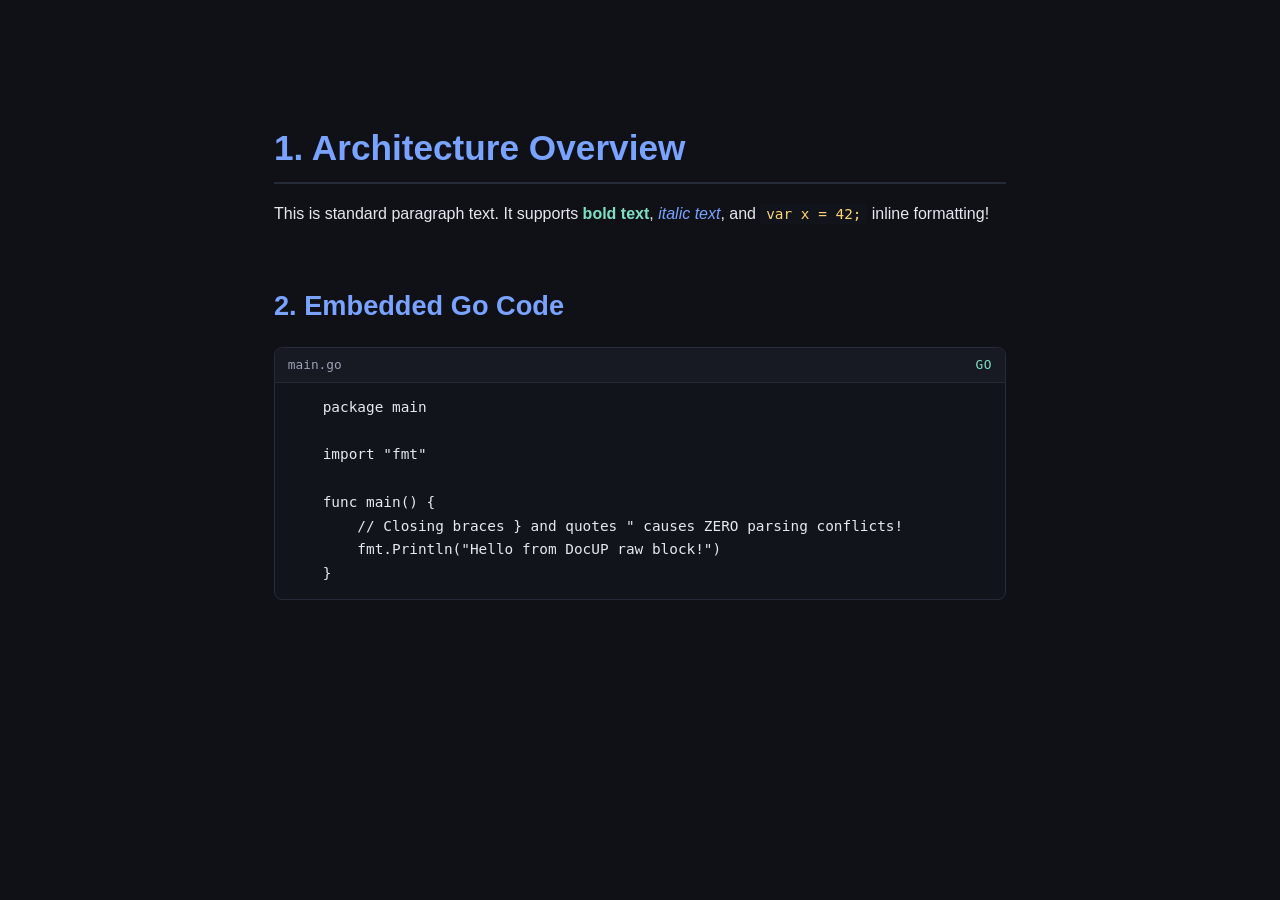
<file: output.html>
<!DOCTYPE html>
<html lang="en">
<head>
  <meta charset="UTF-8">
  <meta name="viewport" content="width=device-width, initial-scale=1.0">
  <title>System Architecture Test</title>
  <meta name="author" content="Prathmesh">
  <meta name="version" content="1.0.0">
  <style>
:root {
  --bg: #0f1117;
  --panel: #171a23;
  --text: #e6e8ef;
  --muted: #9aa1b5;
  --accent: #7aa2ff;
  --accent2: #7ee0c0;
  --code-bg: #11141b;
  --border: #262b3a;
}
* { box-sizing: border-box; }
body {
  margin: 0;
  background: var(--bg);
  color: var(--text);
  font-family: -apple-system, BlinkMacSystemFont, "Segoe UI", Roboto, sans-serif;
  line-height: 1.65;
}
main {
  max-width: 780px;
  margin: 0 auto;
  padding: 3rem 1.5rem 5rem;
}
h1, h2, h3, h4, h5, h6 {
  color: var(--accent);
  line-height: 1.3;
  margin-top: 2.2em;
  margin-bottom: 0.5em;
}
h1 { font-size: 2.2rem; border-bottom: 2px solid var(--border); padding-bottom: 0.3em; }
h2 { font-size: 1.7rem; }
h3 { font-size: 1.4rem; color: var(--accent2); }
h4 { font-size: 1.15rem; }
h5 { font-size: 1rem; text-transform: uppercase; letter-spacing: 0.04em; color: var(--muted); }
h6 { font-size: 0.9rem; color: var(--muted); }
p { margin: 1em 0; }
strong { color: var(--accent2); }
em { color: var(--accent); font-style: italic; }
code {
  background: var(--code-bg);
  color: #ffd479;
  padding: 0.15em 0.4em;
  border-radius: 4px;
  font-family: "SF Mono", Consolas, Monaco, monospace;
  font-size: 0.9em;
}
.codeblock {
  margin: 1.5em 0;
  border: 1px solid var(--border);
  border-radius: 8px;
  overflow: hidden;
  background: var(--code-bg);
}
.codeblock-header {
  display: flex;
  justify-content: space-between;
  padding: 0.5em 1em;
  background: var(--panel);
  border-bottom: 1px solid var(--border);
  font-size: 0.8rem;
  color: var(--muted);
  font-family: "SF Mono", Consolas, Monaco, monospace;
}
.codeblock-lang {
  color: var(--accent2);
  text-transform: uppercase;
  letter-spacing: 0.05em;
}
.codeblock pre {
  margin: 0;
  padding: 1em;
  overflow-x: auto;
}
.codeblock code {
  background: none;
  color: inherit;
  padding: 0;
  font-size: 0.9rem;
}
</style>
</head>
<body>
<main>
<h1 id="overview">1. Architecture Overview</h1>
<p>This is standard paragraph text. It supports <strong>bold text</strong>, <em>italic text</em>, and <code>var x = 42;</code> inline formatting!</p>
<h2>2. Embedded Go Code</h2>
<div class="codeblock">
  <div class="codeblock-header">
    <span>main.go</span>
    <span class="codeblock-lang">go</span>
  </div>
  <pre><code class="language-go">    package main

    import &#34;fmt&#34;

    func main() {
        // Closing braces } and quotes &#34; causes ZERO parsing conflicts!
        fmt.Println(&#34;Hello from DocUP raw block!&#34;)
    }</code></pre>
</div>
</main>
</body>
</html>
</file>
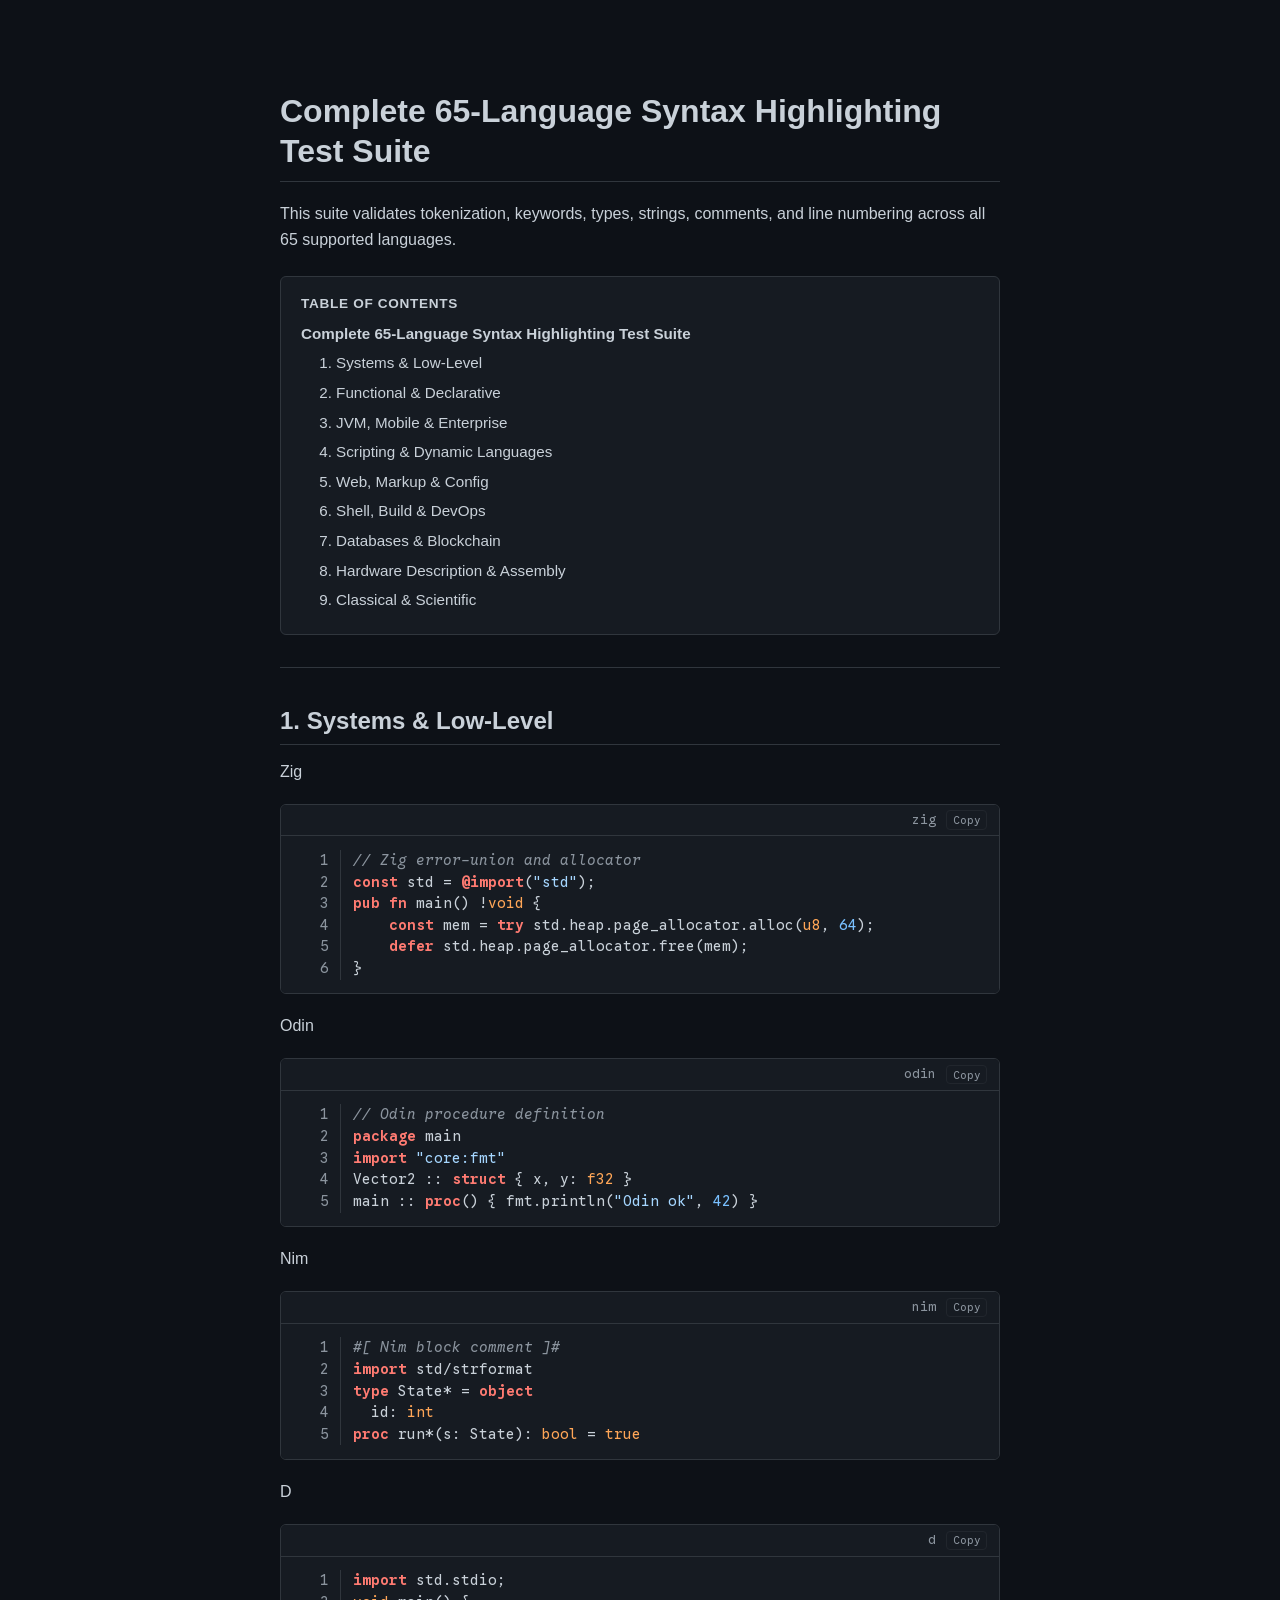
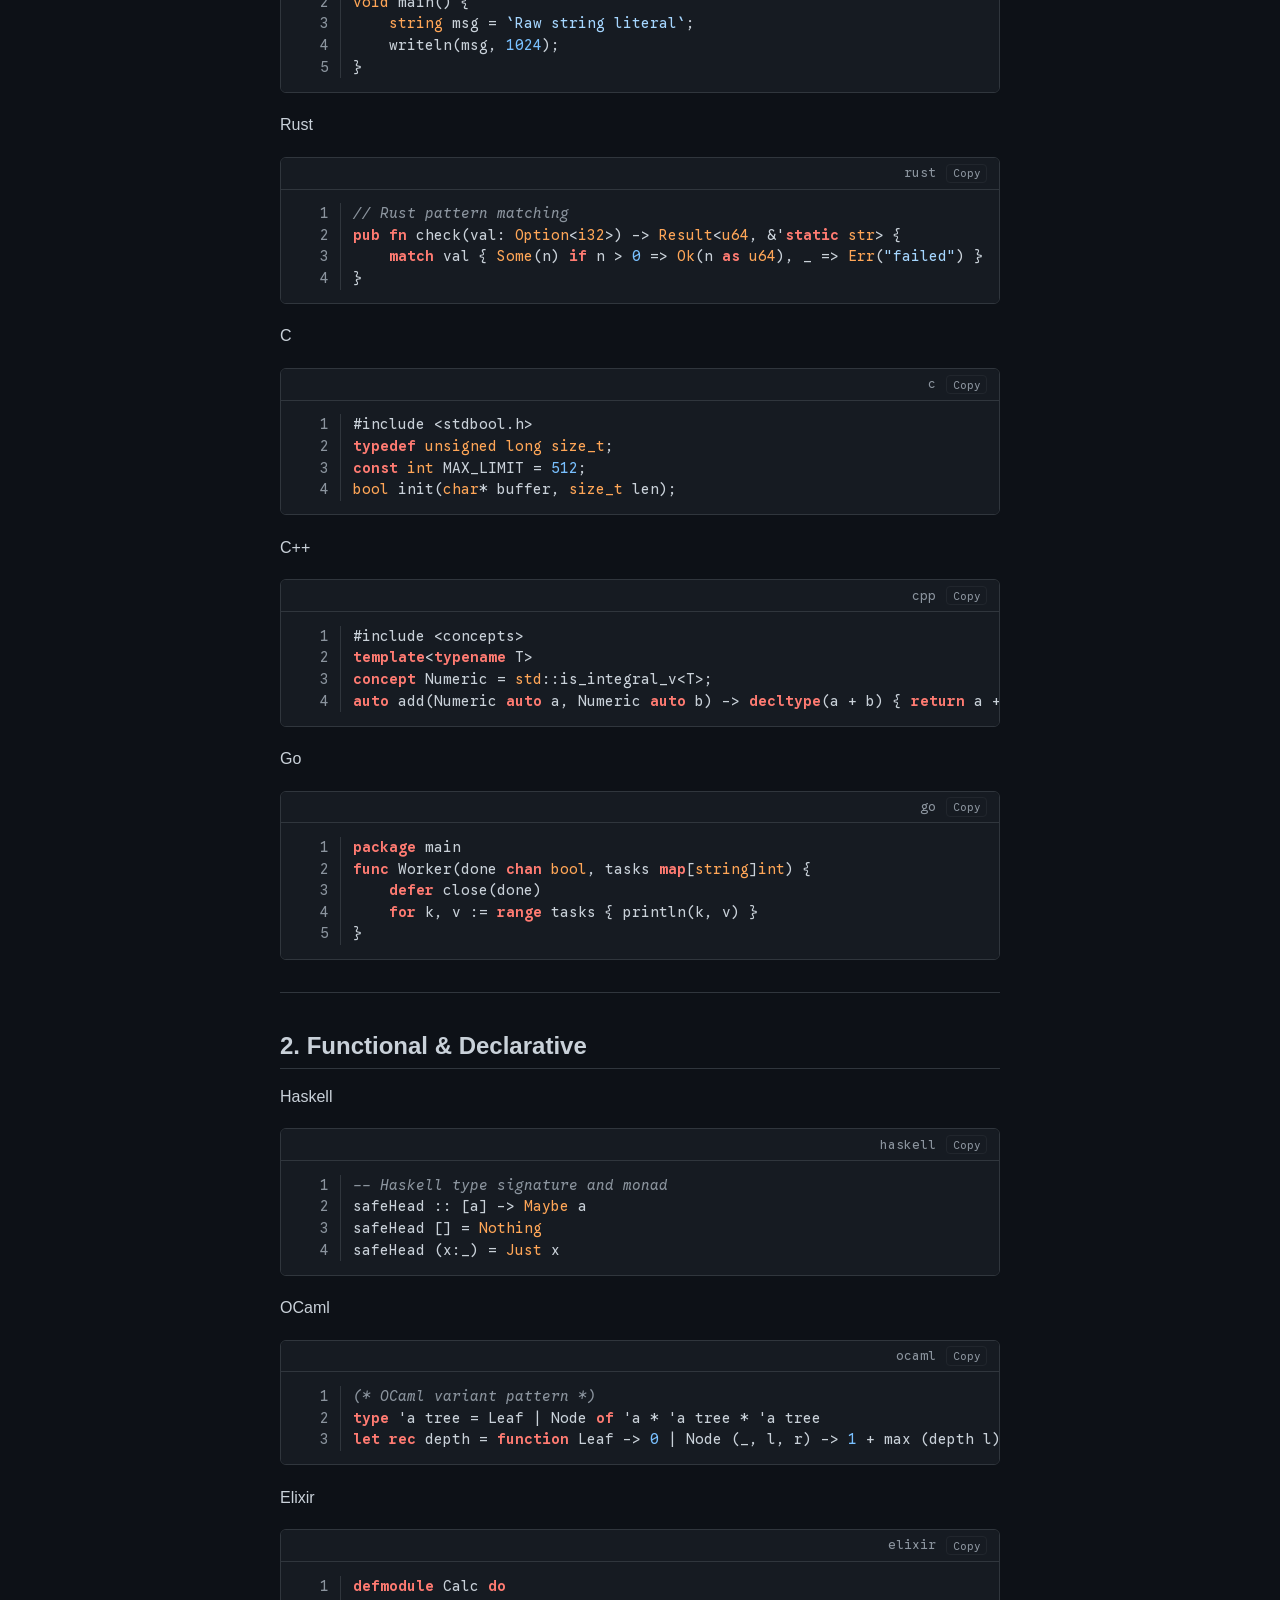
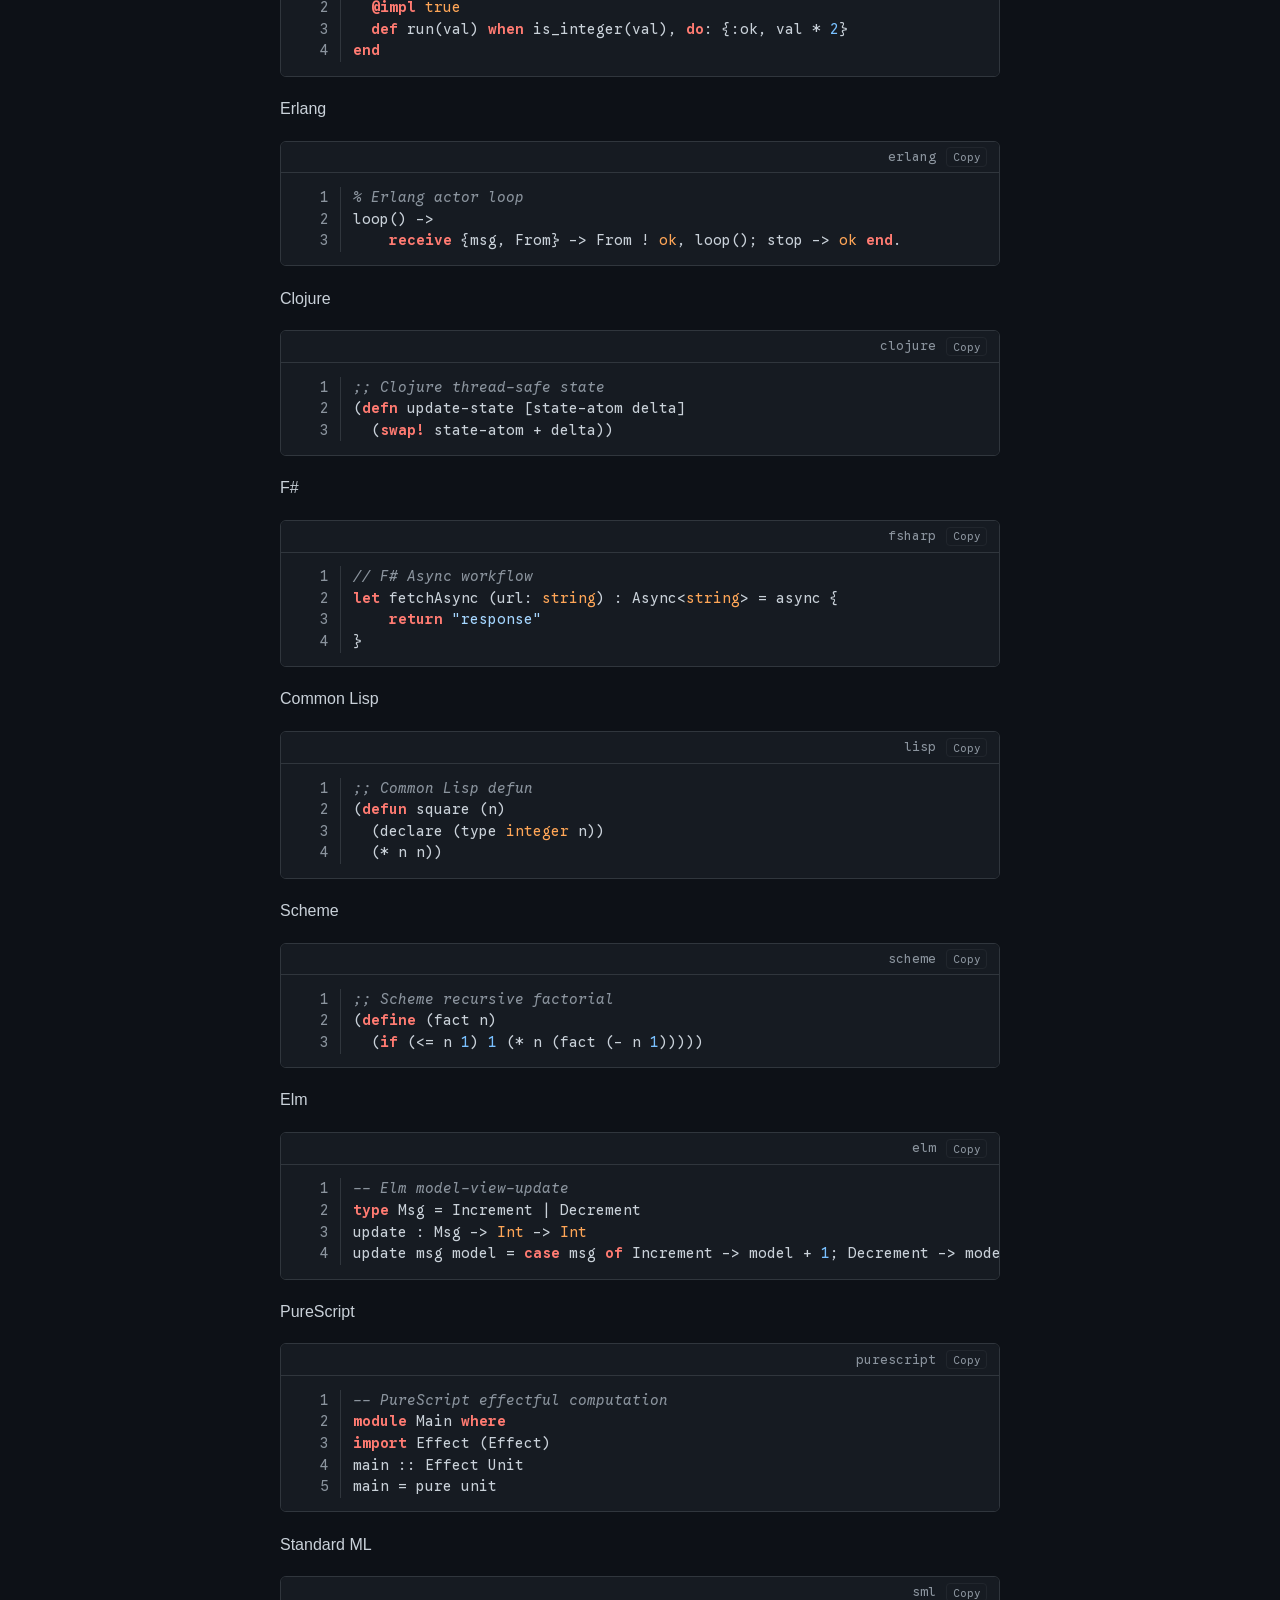
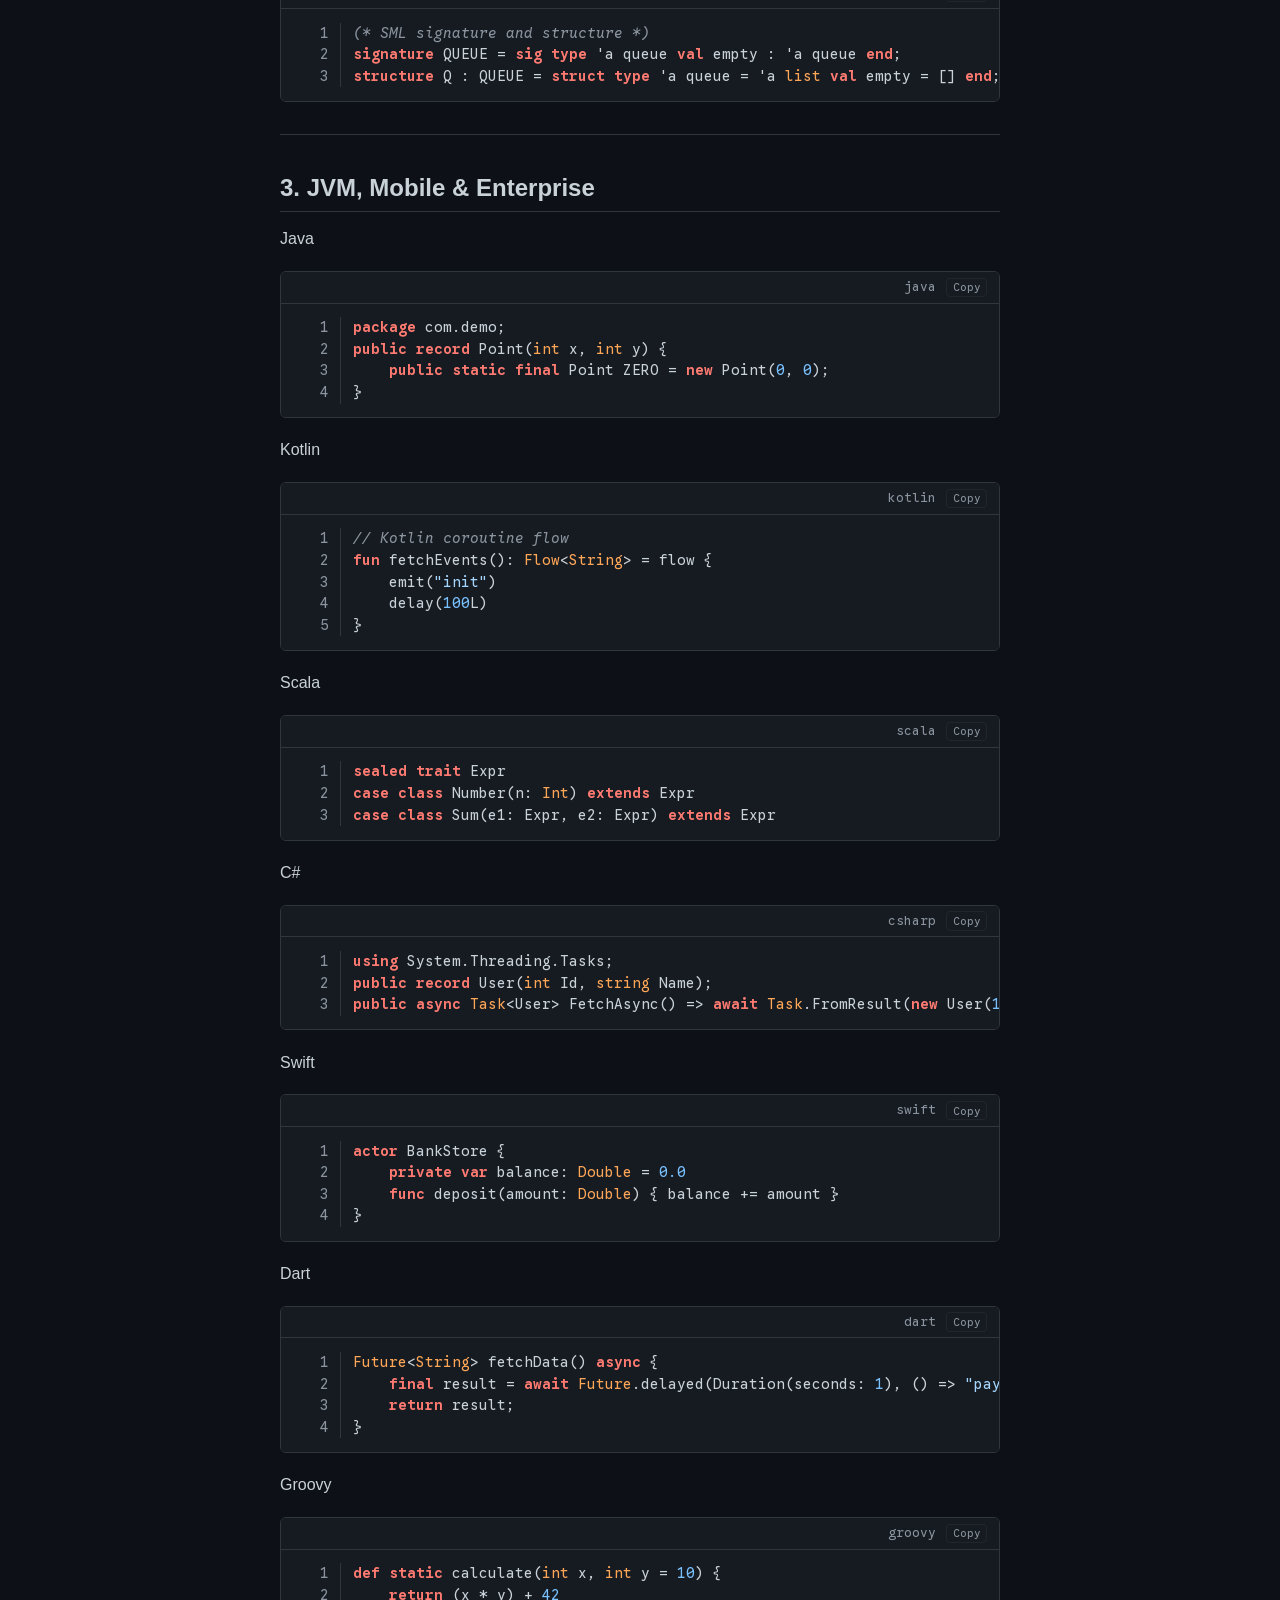
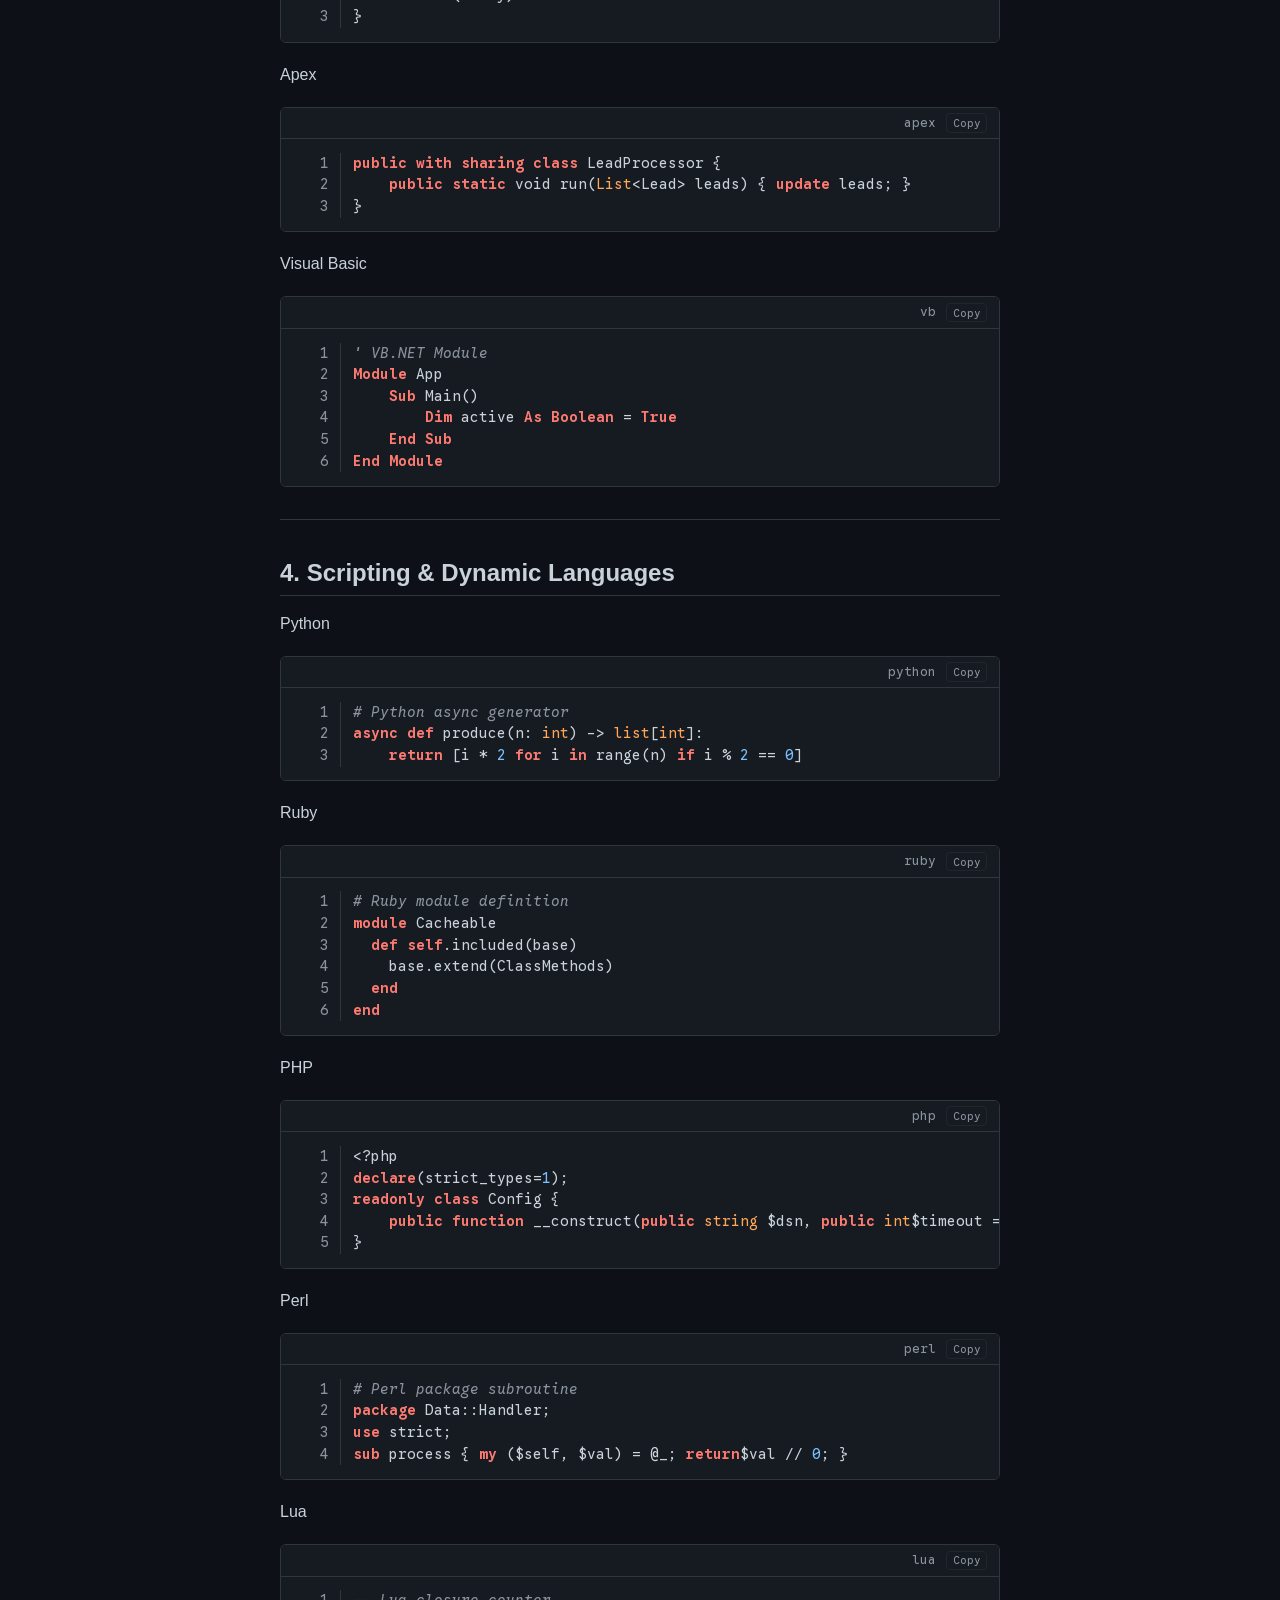
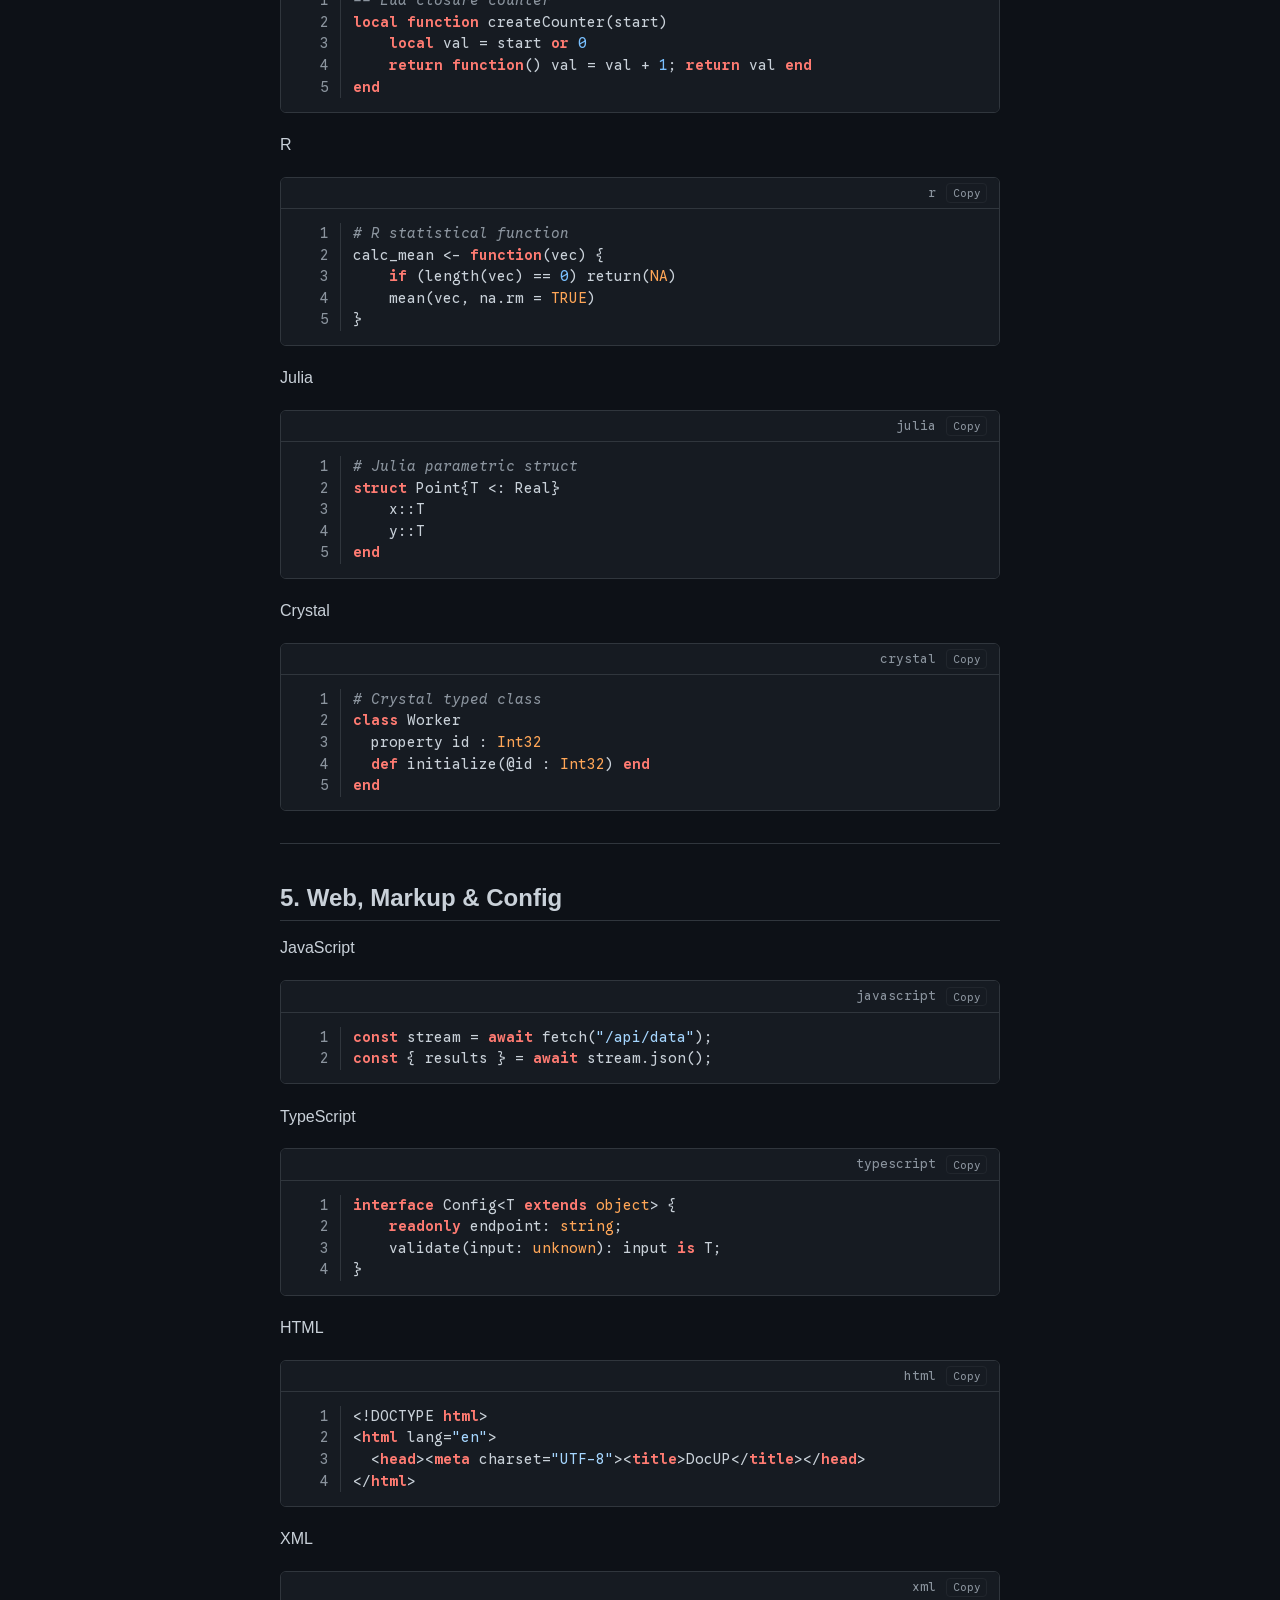
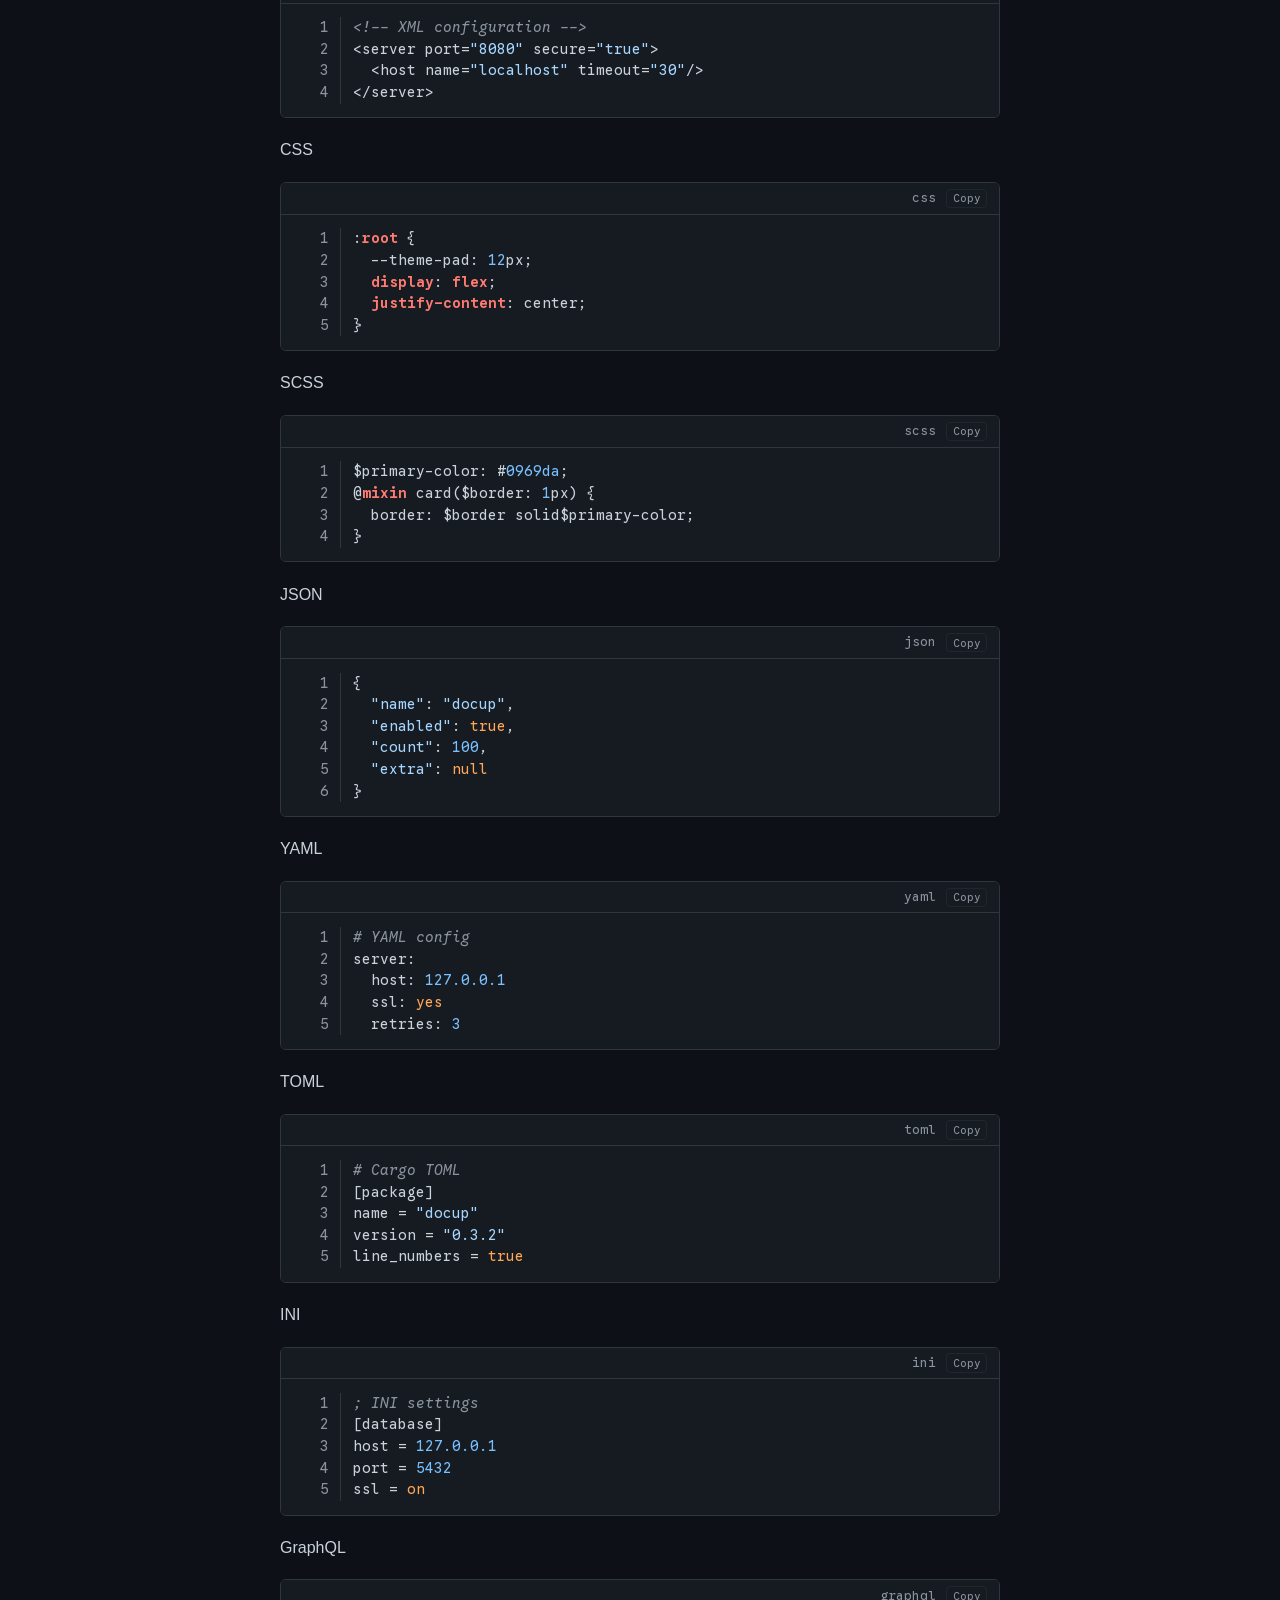
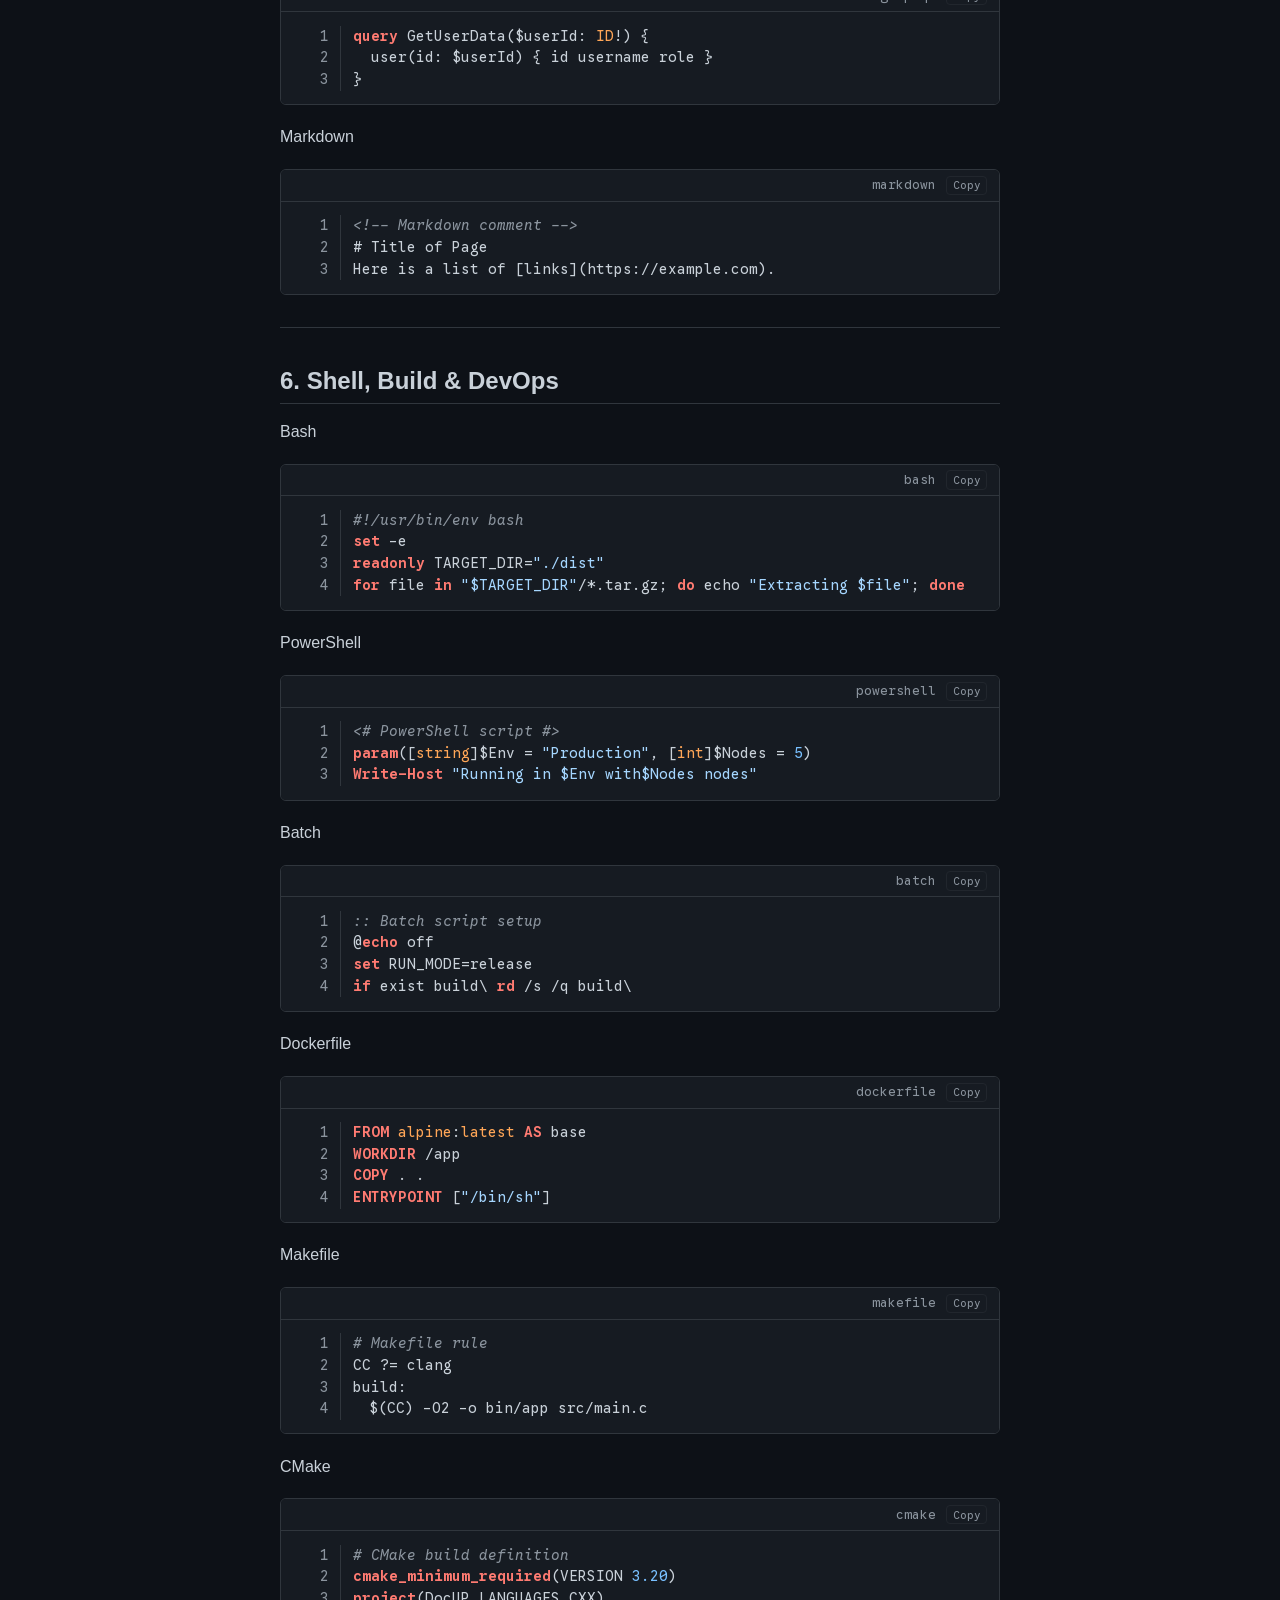
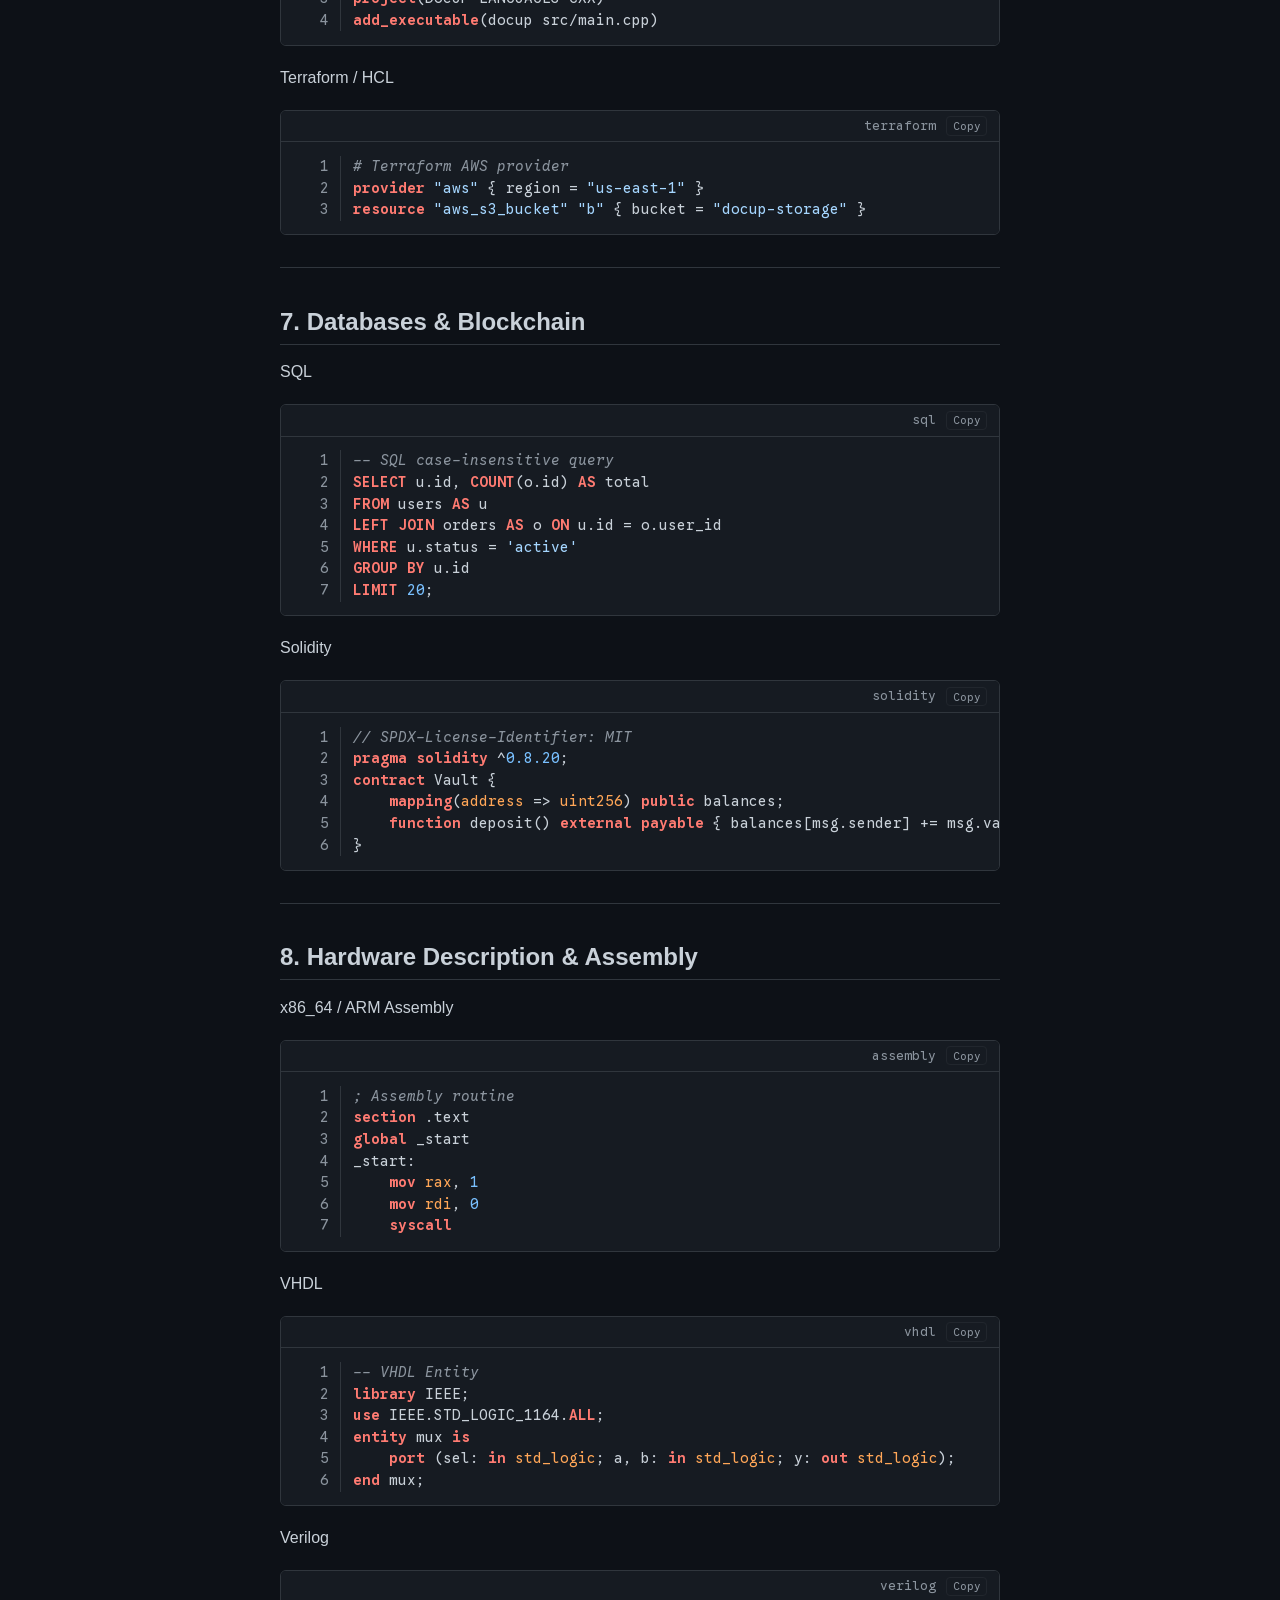
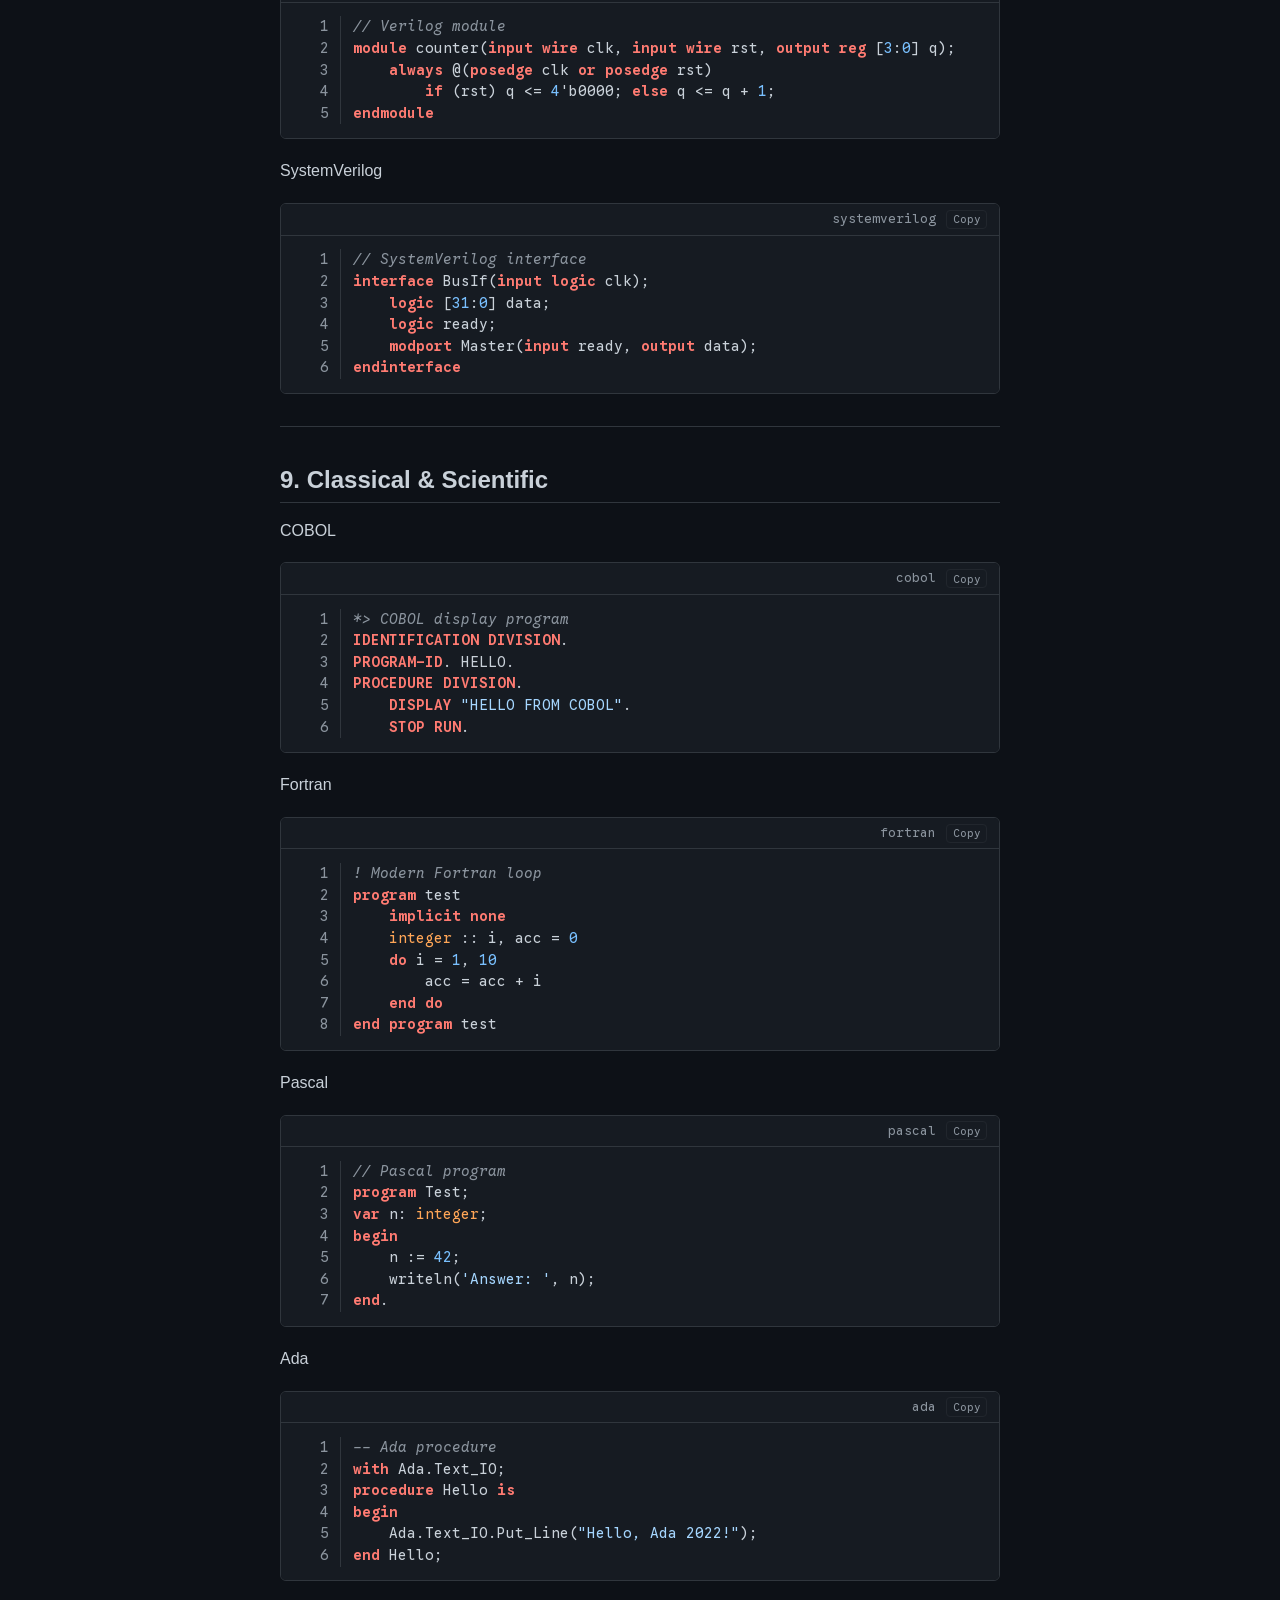
<file: src/lang_showcase.html>
<!DOCTYPE html>
<html lang="en" data-theme="dark">
<head>
  <meta charset="UTF-8">
  <meta name="viewport" content="width=device-width, initial-scale=1.0">
  <title>DocUP 65-Language Highlighting Verification</title>
  <meta name="author" content="DocUP Engine">
  <meta name="version" content="0.3.2">
  <meta property="og:title" content="DocUP 65-Language Highlighting Verification">
  <meta property="og:type" content="article">
  <meta name="twitter:card" content="summary_large_image">
  <meta name="twitter:title" content="DocUP 65-Language Highlighting Verification">
  <meta name="generator" content="DocUP v0.3.2">
  <link rel="preconnect" href="https://fonts.googleapis.com">
  <link rel="preconnect" href="https://fonts.gstatic.com" crossorigin>
  <link href="https://fonts.googleapis.com/css2?family=Google+Sans+Flex:wght@100..900&amp;family=Google+Sans+Code:wght@300..800&amp;display=swap" rel="stylesheet">
  <style>
:root {
  --bg: #ffffff;
  --text: #24292f;
  --border: #eaecef;
  --border-muted: #d0d7de;
  --link: #0969da;
  --code-bg: #f6f8fa;
  --text-muted: #57606a;
  --tok-keyword: #cf222e;
  --tok-type: #953800;
  --tok-string: #0a3069;
  --tok-comment: #6e7781;
  --tok-number: #0550ae;
  --callout-note: #0969da;
  --callout-tip: #1a7f37;
  --callout-warning: #9a6700;
  --callout-danger: #cf222e;
}

@media (prefers-color-scheme: dark) {
  :root:not([data-theme="light"]) {
    --bg: #0d1117;
    --text: #c9d1d9;
    --border: #30363d;
    --border-muted: #21262d;
    --link: #58a6ff;
    --code-bg: #161b22;
    --text-muted: #8b949e;
    --tok-keyword: #ff7b72;
    --tok-type: #ffa657;
    --tok-string: #a5d6ff;
    --tok-comment: #8b949e;
    --tok-number: #79c0ff;
    --callout-note: #58a6ff;
    --callout-tip: #3fb950;
    --callout-warning: #d29922;
    --callout-danger: #f85149;
  }
}

:root[data-theme="dark"] {
  --bg: #0d1117;
  --text: #c9d1d9;
  --border: #30363d;
  --border-muted: #21262d;
  --link: #58a6ff;
  --code-bg: #161b22;
  --text-muted: #8b949e;
  --tok-keyword: #ff7b72;
  --tok-type: #ffa657;
  --tok-string: #a5d6ff;
  --tok-comment: #8b949e;
  --tok-number: #79c0ff;
  --callout-note: #58a6ff;
  --callout-tip: #3fb950;
  --callout-warning: #d29922;
  --callout-danger: #f85149;
}

:root[data-theme="light"] {
  --bg: #ffffff;
  --text: #24292f;
  --border: #eaecef;
  --border-muted: #d0d7de;
  --link: #0969da;
  --code-bg: #f6f8fa;
  --text-muted: #57606a;
  --tok-keyword: #cf222e;
  --tok-type: #953800;
  --tok-string: #0a3069;
  --tok-comment: #6e7781;
  --tok-number: #0550ae;
  --callout-note: #0969da;
  --callout-tip: #1a7f37;
  --callout-warning: #9a6700;
  --callout-danger: #cf222e;
}

body {
  margin: 0 auto;
  max-width: 760px;
  padding: 2.5rem 1.25rem 4rem;
  font-family: "Google Sans Flex", "Google Sans", -apple-system, BlinkMacSystemFont, "Segoe UI", Helvetica, Arial, sans-serif;
  font-size: 16px;
  line-height: 1.6;
  color: var(--text);
  background: var(--bg);
  transition: background-color 0.2s ease, color 0.2s ease;
}
* {
  box-sizing: border-box;
}
h1, h2, h3, h4, h5, h6 {
  font-weight: 600;
  line-height: 1.25;
  margin-top: 1.6em;
  margin-bottom: 0.6em;
  overflow-wrap: break-word;
  color: var(--text);
  scroll-margin-top: 1em;
}
h1 { font-size: 2em; border-bottom: 1px solid var(--border); padding-bottom: 0.3em; }
h2 { font-size: 1.5em; border-bottom: 1px solid var(--border); padding-bottom: 0.3em; }
h3 { font-size: 1.25em; }
h4 { font-size: 1.1em; }
h5 { font-size: 1em; }
h6 { font-size: 0.9em; color: var(--text-muted); }
p {
  margin: 0.8em 0;
  overflow-wrap: break-word;
}
strong { font-weight: 600; }
em { font-style: italic; }
a {
  color: var(--link);
  text-decoration: none;
  overflow-wrap: break-word;
}
a:hover { text-decoration: underline; }
code {
  background: var(--code-bg);
  padding: 0.15em 0.4em;
  border-radius: 4px;
  font-family: "Google Sans Code", ui-monospace, SFMono-Regular, Consolas, Menlo, monospace;
  font-size: 0.9em;
  overflow-wrap: break-word;
}
hr {
  border: none;
  border-top: 1px solid var(--border);
  margin: 2em 0;
}
ul, ol {
  margin: 0.8em 0;
  padding-left: 1.6em;
}
li {
  margin: 0.25em 0;
  overflow-wrap: break-word;
}
li.task-item { list-style: none; margin-left: -1.6em; }
li.task-item input[type="checkbox"] {
  margin-right: 0.5em;
}
blockquote {
  margin: 1em 0;
  padding: 0 1em;
  color: var(--text-muted);
  border-left: 0.25em solid var(--border-muted);
  overflow-wrap: break-word;
}
blockquote blockquote {
  margin: 0.6em 0;
}
img {
  max-width: 100%;
  height: auto;
  border-radius: 4px;
}
.callout {
  margin: 1.2em 0;
  padding: 0.85em 1.2em;
  border-left: 4px solid;
  border-radius: 4px;
  background: var(--code-bg);
}
.callout-note { border-color: var(--callout-note); }
.callout-tip { border-color: var(--callout-tip); }
.callout-warning { border-color: var(--callout-warning); }
.callout-danger { border-color: var(--callout-danger); }
.callout-title {
  font-weight: 600;
  text-transform: uppercase;
  font-size: 0.75em;
  letter-spacing: 0.05em;
  margin-bottom: 0.4em;
}
.callout-note .callout-title { color: var(--callout-note); }
.callout-tip .callout-title { color: var(--callout-tip); }
.callout-warning .callout-title { color: var(--callout-warning); }
.callout-danger .callout-title { color: var(--callout-danger); }
.callout-body {
  overflow-wrap: break-word;
}
.math-block {
  margin: 1.2em 0;
  text-align: center;
  overflow-x: auto;
}
.toc {
  margin: 1.5em 0;
  padding: 1em 1.25em;
  background: var(--code-bg);
  border: 1px solid var(--border);
  border-radius: 6px;
}
.toc-title {
  font-weight: 600;
  margin-bottom: 0.5em;
  color: var(--text);
  font-size: 0.85em;
  text-transform: uppercase;
  letter-spacing: 0.05em;
}
.toc ul {
  list-style: none;
  padding-left: 0;
  margin: 0;
}
.toc li {
  margin: 0.35em 0;
  font-size: 0.95em;
}
.toc li a {
  color: var(--text);
}
.toc li a:hover {
  color: var(--link);
  text-decoration: underline;
}
.toc li.toc-level-1 { font-weight: 600; }
.toc li.toc-level-2 { padding-left: 1.2em; }
.toc li.toc-level-3 { padding-left: 2.4em; }
.toc li.toc-level-4 { padding-left: 3.6em; }
.toc li.toc-level-5 { padding-left: 4.8em; }
.toc li.toc-level-6 { padding-left: 6em; }

.table-wrap {
  width: 100%;
  overflow-x: auto;
  margin: 1em 0;
  -webkit-overflow-scrolling: touch;
}
table {
  border-collapse: collapse;
  width: 100%;
  min-width: max-content;
  margin: 0;
}
th, td {
  border: 1px solid var(--border-muted);
  padding: 0.5em 0.9em;
  text-align: left;
  overflow-wrap: break-word;
}
th {
  background: var(--code-bg);
  font-weight: 600;
  white-space: nowrap;
}
s { color: var(--text-muted); }

.codeblock {
  margin: 1.2em 0;
  border: 1px solid var(--border);
  border-radius: 6px;
  overflow: hidden;
}
.codeblock-header {
  display: flex;
  justify-content: space-between;
  align-items: center;
  gap: 0.75em;
  padding: 0.4em 0.9em;
  background: var(--code-bg);
  border-bottom: 1px solid var(--border);
  font-size: 0.8em;
  color: var(--text-muted);
  font-family: "Google Sans Code", ui-monospace, SFMono-Regular, Consolas, Menlo, monospace;
}
.codeblock-actions {
  display: flex;
  align-items: center;
  gap: 0.75em;
}
.codeblock-copy-btn {
  background: transparent;
  border: 1px solid var(--border-muted);
  border-radius: 4px;
  color: var(--text-muted);
  padding: 0.15em 0.55em;
  font-size: 0.85em;
  font-family: inherit;
  cursor: pointer;
  transition: all 0.15s ease;
}
.codeblock-copy-btn:hover {
  color: var(--text);
  border-color: var(--text-muted);
  background: var(--border);
}
.codeblock pre {
  margin: 0;
  padding: 0.85em 1em;
  overflow-x: auto;
  background: var(--code-bg);
}
.codeblock code {
  display: block;
  background: none;
  padding: 0;
  font-size: 0.9em;
  line-height: 1.5;
  font-family: "Google Sans Code", ui-monospace, SFMono-Regular, Consolas, Menlo, monospace;
  overflow-wrap: normal;
  white-space: pre;
}
.code-line {
  display: block;
  min-height: 1.5em;
  line-height: 1.5;
}
.code-line.highlighted-line {
  background: rgba(88, 166, 255, 0.15);
  margin: 0 -1em;
  padding: 0 1em;
}
.line-numbers .code-line {
  counter-increment: line;
}
.line-numbers .code-line::before {
  content: counter(line);
  display: inline-block;
  width: 2.2em;
  padding-right: 0.8em;
  margin-right: 0.8em;
  color: var(--text-muted);
  text-align: right;
  user-select: none;
  border-right: 1px solid var(--border);
}

.footnote-ref {
  font-size: 0.75em;
  line-height: 0;
  vertical-align: super;
  padding-left: 0.1em;
}
.footnotes {
  margin-top: 3em;
  padding-top: 1em;
  font-size: 0.9em;
  color: var(--text-muted);
}
.footnotes ol {
  padding-left: 1.4em;
}
.footnotes li {
  margin: 0.5em 0;
}
.footnote-back {
  margin-left: 0.4em;
  text-decoration: none;
}

.tok-keyword { color: var(--tok-keyword); font-weight: 600; }
.tok-type    { color: var(--tok-type); }
.tok-string  { color: var(--tok-string); }
.tok-comment { color: var(--tok-comment); font-style: italic; }
.tok-number  { color: var(--tok-number); }

@media (max-width: 640px) {
  body {
    padding: 1.5rem 1rem 3rem;
    font-size: 15px;
  }
  h1 { font-size: 1.6em; }
  h2 { font-size: 1.35em; }
  h3 { font-size: 1.15em; }
  th, td { padding: 0.4em 0.6em; }
}
</style>
</head>
<body>
<h1 id="complete-65-language-syntax-highlighting-test-suite">Complete 65-Language Syntax Highlighting Test Suite</h1>
<p>This suite validates tokenization, keywords, types, strings, comments, and line numbering across all 65 supported languages.</p>
<nav class="toc" aria-label="Table of contents">
  <div class="toc-title">Table of Contents</div>
  <ul>
    <li class="toc-level-1"><a href="#complete-65-language-syntax-highlighting-test-suite">Complete 65-Language Syntax Highlighting Test Suite</a></li>
    <li class="toc-level-2"><a href="#1-systems-low-level">1. Systems &amp; Low-Level</a></li>
    <li class="toc-level-2"><a href="#2-functional-declarative">2. Functional &amp; Declarative</a></li>
    <li class="toc-level-2"><a href="#3-jvm-mobile-enterprise">3. JVM, Mobile &amp; Enterprise</a></li>
    <li class="toc-level-2"><a href="#4-scripting-dynamic-languages">4. Scripting &amp; Dynamic Languages</a></li>
    <li class="toc-level-2"><a href="#5-web-markup-config">5. Web, Markup &amp; Config</a></li>
    <li class="toc-level-2"><a href="#6-shell-build-devops">6. Shell, Build &amp; DevOps</a></li>
    <li class="toc-level-2"><a href="#7-databases-blockchain">7. Databases &amp; Blockchain</a></li>
    <li class="toc-level-2"><a href="#8-hardware-description-assembly">8. Hardware Description &amp; Assembly</a></li>
    <li class="toc-level-2"><a href="#9-classical-scientific">9. Classical &amp; Scientific</a></li>
  </ul>
</nav>
<hr>
<h2 id="1-systems-low-level">1. Systems &amp; Low-Level</h2>
<p>Zig</p>
<div class="codeblock">
  <div class="codeblock-header">
    <span></span>
    <div class="codeblock-actions">
      <span>zig</span>
      <button type="button" class="codeblock-copy-btn" onclick="copyCode(this)" title="Copy code">Copy</button>
    </div>
  </div>
  <pre><code class="language-zig line-numbers"><span class="code-line"><span class="tok-comment">// Zig error-union and allocator</span></span><span class="code-line"><span class="tok-keyword">const</span> std = <span class="tok-keyword">@import</span>(<span class="tok-string">&quot;std&quot;</span>);</span><span class="code-line"><span class="tok-keyword">pub</span> <span class="tok-keyword">fn</span> main() !<span class="tok-type">void</span> {</span><span class="code-line">    <span class="tok-keyword">const</span> mem = <span class="tok-keyword">try</span> std.heap.page_allocator.alloc(<span class="tok-type">u8</span>, <span class="tok-number">64</span>);</span><span class="code-line">    <span class="tok-keyword">defer</span> std.heap.page_allocator.free(mem);</span><span class="code-line">}</span></code></pre>
</div>
<p>Odin</p>
<div class="codeblock">
  <div class="codeblock-header">
    <span></span>
    <div class="codeblock-actions">
      <span>odin</span>
      <button type="button" class="codeblock-copy-btn" onclick="copyCode(this)" title="Copy code">Copy</button>
    </div>
  </div>
  <pre><code class="language-odin line-numbers"><span class="code-line"><span class="tok-comment">// Odin procedure definition</span></span><span class="code-line"><span class="tok-keyword">package</span> main</span><span class="code-line"><span class="tok-keyword">import</span> <span class="tok-string">&quot;core:fmt&quot;</span></span><span class="code-line">Vector2 :: <span class="tok-keyword">struct</span> { x, y: <span class="tok-type">f32</span> }</span><span class="code-line">main :: <span class="tok-keyword">proc</span>() { fmt.println(<span class="tok-string">&quot;Odin ok&quot;</span>, <span class="tok-number">42</span>) }</span></code></pre>
</div>
<p>Nim</p>
<div class="codeblock">
  <div class="codeblock-header">
    <span></span>
    <div class="codeblock-actions">
      <span>nim</span>
      <button type="button" class="codeblock-copy-btn" onclick="copyCode(this)" title="Copy code">Copy</button>
    </div>
  </div>
  <pre><code class="language-nim line-numbers"><span class="code-line"><span class="tok-comment">#[ Nim block comment ]#</span></span><span class="code-line"><span class="tok-keyword">import</span> std/strformat</span><span class="code-line"><span class="tok-keyword">type</span> State* = <span class="tok-keyword">object</span></span><span class="code-line">  id: <span class="tok-type">int</span></span><span class="code-line"><span class="tok-keyword">proc</span> run*(s: State): <span class="tok-type">bool</span> = <span class="tok-type">true</span></span></code></pre>
</div>
<p>D</p>
<div class="codeblock">
  <div class="codeblock-header">
    <span></span>
    <div class="codeblock-actions">
      <span>d</span>
      <button type="button" class="codeblock-copy-btn" onclick="copyCode(this)" title="Copy code">Copy</button>
    </div>
  </div>
  <pre><code class="language-d line-numbers"><span class="code-line"><span class="tok-keyword">import</span> std.stdio;</span><span class="code-line"><span class="tok-type">void</span> main() {</span><span class="code-line">    <span class="tok-type">string</span> msg = <span class="tok-string">`Raw string literal`</span>;</span><span class="code-line">    writeln(msg, <span class="tok-number">1024</span>);</span><span class="code-line">}</span></code></pre>
</div>
<p>Rust</p>
<div class="codeblock">
  <div class="codeblock-header">
    <span></span>
    <div class="codeblock-actions">
      <span>rust</span>
      <button type="button" class="codeblock-copy-btn" onclick="copyCode(this)" title="Copy code">Copy</button>
    </div>
  </div>
  <pre><code class="language-rust line-numbers"><span class="code-line"><span class="tok-comment">// Rust pattern matching</span></span><span class="code-line"><span class="tok-keyword">pub</span> <span class="tok-keyword">fn</span> check(val: <span class="tok-type">Option</span>&lt;<span class="tok-type">i32</span>&gt;) -&gt; <span class="tok-type">Result</span>&lt;<span class="tok-type">u64</span>, &amp;&#39;<span class="tok-keyword">static</span> <span class="tok-type">str</span>&gt; {</span><span class="code-line">    <span class="tok-keyword">match</span> val { <span class="tok-type">Some</span>(n) <span class="tok-keyword">if</span> n &gt; <span class="tok-number">0</span> =&gt; <span class="tok-type">Ok</span>(n <span class="tok-keyword">as</span> <span class="tok-type">u64</span>), _ =&gt; <span class="tok-type">Err</span>(<span class="tok-string">&quot;failed&quot;</span>) }</span><span class="code-line">}</span></code></pre>
</div>
<p>C</p>
<div class="codeblock">
  <div class="codeblock-header">
    <span></span>
    <div class="codeblock-actions">
      <span>c</span>
      <button type="button" class="codeblock-copy-btn" onclick="copyCode(this)" title="Copy code">Copy</button>
    </div>
  </div>
  <pre><code class="language-c line-numbers"><span class="code-line">#include &lt;stdbool.h&gt;</span><span class="code-line"><span class="tok-keyword">typedef</span> <span class="tok-type">unsigned</span> <span class="tok-type">long</span> <span class="tok-type">size_t</span>;</span><span class="code-line"><span class="tok-keyword">const</span> <span class="tok-type">int</span> MAX_LIMIT = <span class="tok-number">512</span>;</span><span class="code-line"><span class="tok-type">bool</span> init(<span class="tok-type">char</span>* buffer, <span class="tok-type">size_t</span> len);</span></code></pre>
</div>
<p>C++</p>
<div class="codeblock">
  <div class="codeblock-header">
    <span></span>
    <div class="codeblock-actions">
      <span>cpp</span>
      <button type="button" class="codeblock-copy-btn" onclick="copyCode(this)" title="Copy code">Copy</button>
    </div>
  </div>
  <pre><code class="language-cpp line-numbers"><span class="code-line">#include &lt;concepts&gt;</span><span class="code-line"><span class="tok-keyword">template</span>&lt;<span class="tok-keyword">typename</span> T&gt;</span><span class="code-line"><span class="tok-keyword">concept</span> Numeric = <span class="tok-type">std</span>::is_integral_v&lt;T&gt;;</span><span class="code-line"><span class="tok-keyword">auto</span> add(Numeric <span class="tok-keyword">auto</span> a, Numeric <span class="tok-keyword">auto</span> b) -&gt; <span class="tok-keyword">decltype</span>(a + b) { <span class="tok-keyword">return</span> a + b; }</span></code></pre>
</div>
<p>Go</p>
<div class="codeblock">
  <div class="codeblock-header">
    <span></span>
    <div class="codeblock-actions">
      <span>go</span>
      <button type="button" class="codeblock-copy-btn" onclick="copyCode(this)" title="Copy code">Copy</button>
    </div>
  </div>
  <pre><code class="language-go line-numbers"><span class="code-line"><span class="tok-keyword">package</span> main</span><span class="code-line"><span class="tok-keyword">func</span> Worker(done <span class="tok-keyword">chan</span> <span class="tok-type">bool</span>, tasks <span class="tok-keyword">map</span>[<span class="tok-type">string</span>]<span class="tok-type">int</span>) {</span><span class="code-line">    <span class="tok-keyword">defer</span> close(done)</span><span class="code-line">    <span class="tok-keyword">for</span> k, v := <span class="tok-keyword">range</span> tasks { println(k, v) }</span><span class="code-line">}</span></code></pre>
</div>
<hr>
<h2 id="2-functional-declarative">2. Functional &amp; Declarative</h2>
<p>Haskell</p>
<div class="codeblock">
  <div class="codeblock-header">
    <span></span>
    <div class="codeblock-actions">
      <span>haskell</span>
      <button type="button" class="codeblock-copy-btn" onclick="copyCode(this)" title="Copy code">Copy</button>
    </div>
  </div>
  <pre><code class="language-haskell line-numbers"><span class="code-line"><span class="tok-comment">-- Haskell type signature and monad</span></span><span class="code-line">safeHead :: [a] -&gt; <span class="tok-type">Maybe</span> a</span><span class="code-line">safeHead [] = <span class="tok-type">Nothing</span></span><span class="code-line">safeHead (x:_) = <span class="tok-type">Just</span> x</span></code></pre>
</div>
<p>OCaml</p>
<div class="codeblock">
  <div class="codeblock-header">
    <span></span>
    <div class="codeblock-actions">
      <span>ocaml</span>
      <button type="button" class="codeblock-copy-btn" onclick="copyCode(this)" title="Copy code">Copy</button>
    </div>
  </div>
  <pre><code class="language-ocaml line-numbers"><span class="code-line"><span class="tok-comment">(* OCaml variant pattern *)</span></span><span class="code-line"><span class="tok-keyword">type</span> &#39;a tree = Leaf | Node <span class="tok-keyword">of</span> &#39;a * &#39;a tree * &#39;a tree</span><span class="code-line"><span class="tok-keyword">let</span> <span class="tok-keyword">rec</span> depth = <span class="tok-keyword">function</span> Leaf -&gt; <span class="tok-number">0</span> | Node (_, l, r) -&gt; <span class="tok-number">1</span> + max (depth l) (depth r)</span></code></pre>
</div>
<p>Elixir</p>
<div class="codeblock">
  <div class="codeblock-header">
    <span></span>
    <div class="codeblock-actions">
      <span>elixir</span>
      <button type="button" class="codeblock-copy-btn" onclick="copyCode(this)" title="Copy code">Copy</button>
    </div>
  </div>
  <pre><code class="language-elixir line-numbers"><span class="code-line"><span class="tok-keyword">defmodule</span> Calc <span class="tok-keyword">do</span></span><span class="code-line">  <span class="tok-keyword">@impl</span> <span class="tok-type">true</span></span><span class="code-line">  <span class="tok-keyword">def</span> run(val) <span class="tok-keyword">when</span> is_integer(val), <span class="tok-keyword">do</span>: {:ok, val * <span class="tok-number">2</span>}</span><span class="code-line"><span class="tok-keyword">end</span></span></code></pre>
</div>
<p>Erlang</p>
<div class="codeblock">
  <div class="codeblock-header">
    <span></span>
    <div class="codeblock-actions">
      <span>erlang</span>
      <button type="button" class="codeblock-copy-btn" onclick="copyCode(this)" title="Copy code">Copy</button>
    </div>
  </div>
  <pre><code class="language-erlang line-numbers"><span class="code-line"><span class="tok-comment">% Erlang actor loop</span></span><span class="code-line">loop() -&gt;</span><span class="code-line">    <span class="tok-keyword">receive</span> {msg, From} -&gt; From ! <span class="tok-type">ok</span>, loop(); stop -&gt; <span class="tok-type">ok</span> <span class="tok-keyword">end</span>.</span></code></pre>
</div>
<p>Clojure</p>
<div class="codeblock">
  <div class="codeblock-header">
    <span></span>
    <div class="codeblock-actions">
      <span>clojure</span>
      <button type="button" class="codeblock-copy-btn" onclick="copyCode(this)" title="Copy code">Copy</button>
    </div>
  </div>
  <pre><code class="language-clojure line-numbers"><span class="code-line"><span class="tok-comment">;; Clojure thread-safe state</span></span><span class="code-line">(<span class="tok-keyword">defn</span> update-state [state-atom delta]</span><span class="code-line">  (<span class="tok-keyword">swap!</span> state-atom + delta))</span></code></pre>
</div>
<p>F#</p>
<div class="codeblock">
  <div class="codeblock-header">
    <span></span>
    <div class="codeblock-actions">
      <span>fsharp</span>
      <button type="button" class="codeblock-copy-btn" onclick="copyCode(this)" title="Copy code">Copy</button>
    </div>
  </div>
  <pre><code class="language-fsharp line-numbers"><span class="code-line"><span class="tok-comment">// F# Async workflow</span></span><span class="code-line"><span class="tok-keyword">let</span> fetchAsync (url: <span class="tok-type">string</span>) : Async&lt;<span class="tok-type">string</span>&gt; = async {</span><span class="code-line">    <span class="tok-keyword">return</span> <span class="tok-string">&quot;response&quot;</span></span><span class="code-line">}</span></code></pre>
</div>
<p>Common Lisp</p>
<div class="codeblock">
  <div class="codeblock-header">
    <span></span>
    <div class="codeblock-actions">
      <span>lisp</span>
      <button type="button" class="codeblock-copy-btn" onclick="copyCode(this)" title="Copy code">Copy</button>
    </div>
  </div>
  <pre><code class="language-lisp line-numbers"><span class="code-line"><span class="tok-comment">;; Common Lisp defun</span></span><span class="code-line">(<span class="tok-keyword">defun</span> square (n)</span><span class="code-line">  (declare (type <span class="tok-type">integer</span> n))</span><span class="code-line">  (* n n))</span></code></pre>
</div>
<p>Scheme</p>
<div class="codeblock">
  <div class="codeblock-header">
    <span></span>
    <div class="codeblock-actions">
      <span>scheme</span>
      <button type="button" class="codeblock-copy-btn" onclick="copyCode(this)" title="Copy code">Copy</button>
    </div>
  </div>
  <pre><code class="language-scheme line-numbers"><span class="code-line"><span class="tok-comment">;; Scheme recursive factorial</span></span><span class="code-line">(<span class="tok-keyword">define</span> (fact n)</span><span class="code-line">  (<span class="tok-keyword">if</span> (&lt;= n <span class="tok-number">1</span>) <span class="tok-number">1</span> (* n (fact (- n <span class="tok-number">1</span>)))))</span></code></pre>
</div>
<p>Elm</p>
<div class="codeblock">
  <div class="codeblock-header">
    <span></span>
    <div class="codeblock-actions">
      <span>elm</span>
      <button type="button" class="codeblock-copy-btn" onclick="copyCode(this)" title="Copy code">Copy</button>
    </div>
  </div>
  <pre><code class="language-elm line-numbers"><span class="code-line"><span class="tok-comment">-- Elm model-view-update</span></span><span class="code-line"><span class="tok-keyword">type</span> Msg = Increment | Decrement</span><span class="code-line">update : Msg -&gt; <span class="tok-type">Int</span> -&gt; <span class="tok-type">Int</span></span><span class="code-line">update msg model = <span class="tok-keyword">case</span> msg <span class="tok-keyword">of</span> Increment -&gt; model + <span class="tok-number">1</span>; Decrement -&gt; model - <span class="tok-number">1</span></span></code></pre>
</div>
<p>PureScript</p>
<div class="codeblock">
  <div class="codeblock-header">
    <span></span>
    <div class="codeblock-actions">
      <span>purescript</span>
      <button type="button" class="codeblock-copy-btn" onclick="copyCode(this)" title="Copy code">Copy</button>
    </div>
  </div>
  <pre><code class="language-purescript line-numbers"><span class="code-line"><span class="tok-comment">-- PureScript effectful computation</span></span><span class="code-line"><span class="tok-keyword">module</span> Main <span class="tok-keyword">where</span></span><span class="code-line"><span class="tok-keyword">import</span> Effect (Effect)</span><span class="code-line">main :: Effect Unit</span><span class="code-line">main = pure unit</span></code></pre>
</div>
<p>Standard ML</p>
<div class="codeblock">
  <div class="codeblock-header">
    <span></span>
    <div class="codeblock-actions">
      <span>sml</span>
      <button type="button" class="codeblock-copy-btn" onclick="copyCode(this)" title="Copy code">Copy</button>
    </div>
  </div>
  <pre><code class="language-sml line-numbers"><span class="code-line"><span class="tok-comment">(* SML signature and structure *)</span></span><span class="code-line"><span class="tok-keyword">signature</span> QUEUE = <span class="tok-keyword">sig</span> <span class="tok-keyword">type</span> &#39;a queue <span class="tok-keyword">val</span> empty : &#39;a queue <span class="tok-keyword">end</span>;</span><span class="code-line"><span class="tok-keyword">structure</span> Q : QUEUE = <span class="tok-keyword">struct</span> <span class="tok-keyword">type</span> &#39;a queue = &#39;a <span class="tok-type">list</span> <span class="tok-keyword">val</span> empty = [] <span class="tok-keyword">end</span>;</span></code></pre>
</div>
<hr>
<h2 id="3-jvm-mobile-enterprise">3. JVM, Mobile &amp; Enterprise</h2>
<p>Java</p>
<div class="codeblock">
  <div class="codeblock-header">
    <span></span>
    <div class="codeblock-actions">
      <span>java</span>
      <button type="button" class="codeblock-copy-btn" onclick="copyCode(this)" title="Copy code">Copy</button>
    </div>
  </div>
  <pre><code class="language-java line-numbers"><span class="code-line"><span class="tok-keyword">package</span> com.demo;</span><span class="code-line"><span class="tok-keyword">public</span> <span class="tok-keyword">record</span> Point(<span class="tok-type">int</span> x, <span class="tok-type">int</span> y) {</span><span class="code-line">    <span class="tok-keyword">public</span> <span class="tok-keyword">static</span> <span class="tok-keyword">final</span> Point ZERO = <span class="tok-keyword">new</span> Point(<span class="tok-number">0</span>, <span class="tok-number">0</span>);</span><span class="code-line">}</span></code></pre>
</div>
<p>Kotlin</p>
<div class="codeblock">
  <div class="codeblock-header">
    <span></span>
    <div class="codeblock-actions">
      <span>kotlin</span>
      <button type="button" class="codeblock-copy-btn" onclick="copyCode(this)" title="Copy code">Copy</button>
    </div>
  </div>
  <pre><code class="language-kotlin line-numbers"><span class="code-line"><span class="tok-comment">// Kotlin coroutine flow</span></span><span class="code-line"><span class="tok-keyword">fun</span> fetchEvents(): <span class="tok-type">Flow</span>&lt;<span class="tok-type">String</span>&gt; = flow {</span><span class="code-line">    emit(<span class="tok-string">&quot;init&quot;</span>)</span><span class="code-line">    delay(<span class="tok-number">100</span>L)</span><span class="code-line">}</span></code></pre>
</div>
<p>Scala</p>
<div class="codeblock">
  <div class="codeblock-header">
    <span></span>
    <div class="codeblock-actions">
      <span>scala</span>
      <button type="button" class="codeblock-copy-btn" onclick="copyCode(this)" title="Copy code">Copy</button>
    </div>
  </div>
  <pre><code class="language-scala line-numbers"><span class="code-line"><span class="tok-keyword">sealed</span> <span class="tok-keyword">trait</span> Expr</span><span class="code-line"><span class="tok-keyword">case</span> <span class="tok-keyword">class</span> Number(n: <span class="tok-type">Int</span>) <span class="tok-keyword">extends</span> Expr</span><span class="code-line"><span class="tok-keyword">case</span> <span class="tok-keyword">class</span> Sum(e1: Expr, e2: Expr) <span class="tok-keyword">extends</span> Expr</span></code></pre>
</div>
<p>C#</p>
<div class="codeblock">
  <div class="codeblock-header">
    <span></span>
    <div class="codeblock-actions">
      <span>csharp</span>
      <button type="button" class="codeblock-copy-btn" onclick="copyCode(this)" title="Copy code">Copy</button>
    </div>
  </div>
  <pre><code class="language-csharp line-numbers"><span class="code-line"><span class="tok-keyword">using</span> System.Threading.Tasks;</span><span class="code-line"><span class="tok-keyword">public</span> <span class="tok-keyword">record</span> User(<span class="tok-type">int</span> Id, <span class="tok-type">string</span> Name);</span><span class="code-line"><span class="tok-keyword">public</span> <span class="tok-keyword">async</span> <span class="tok-type">Task</span>&lt;User&gt; FetchAsync() =&gt; <span class="tok-keyword">await</span> <span class="tok-type">Task</span>.FromResult(<span class="tok-keyword">new</span> User(<span class="tok-number">1</span>, <span class="tok-string">&quot;docup&quot;</span>));</span></code></pre>
</div>
<p>Swift</p>
<div class="codeblock">
  <div class="codeblock-header">
    <span></span>
    <div class="codeblock-actions">
      <span>swift</span>
      <button type="button" class="codeblock-copy-btn" onclick="copyCode(this)" title="Copy code">Copy</button>
    </div>
  </div>
  <pre><code class="language-swift line-numbers"><span class="code-line"><span class="tok-keyword">actor</span> BankStore {</span><span class="code-line">    <span class="tok-keyword">private</span> <span class="tok-keyword">var</span> balance: <span class="tok-type">Double</span> = <span class="tok-number">0.0</span></span><span class="code-line">    <span class="tok-keyword">func</span> deposit(amount: <span class="tok-type">Double</span>) { balance += amount }</span><span class="code-line">}</span></code></pre>
</div>
<p>Dart</p>
<div class="codeblock">
  <div class="codeblock-header">
    <span></span>
    <div class="codeblock-actions">
      <span>dart</span>
      <button type="button" class="codeblock-copy-btn" onclick="copyCode(this)" title="Copy code">Copy</button>
    </div>
  </div>
  <pre><code class="language-dart line-numbers"><span class="code-line"><span class="tok-type">Future</span>&lt;<span class="tok-type">String</span>&gt; fetchData() <span class="tok-keyword">async</span> {</span><span class="code-line">    <span class="tok-keyword">final</span> result = <span class="tok-keyword">await</span> <span class="tok-type">Future</span>.delayed(Duration(seconds: <span class="tok-number">1</span>), () =&gt; <span class="tok-string">&quot;payload&quot;</span>);</span><span class="code-line">    <span class="tok-keyword">return</span> result;</span><span class="code-line">}</span></code></pre>
</div>
<p>Groovy</p>
<div class="codeblock">
  <div class="codeblock-header">
    <span></span>
    <div class="codeblock-actions">
      <span>groovy</span>
      <button type="button" class="codeblock-copy-btn" onclick="copyCode(this)" title="Copy code">Copy</button>
    </div>
  </div>
  <pre><code class="language-groovy line-numbers"><span class="code-line"><span class="tok-keyword">def</span> <span class="tok-keyword">static</span> calculate(<span class="tok-type">int</span> x, <span class="tok-type">int</span> y = <span class="tok-number">10</span>) {</span><span class="code-line">    <span class="tok-keyword">return</span> (x * y) + <span class="tok-number">42</span></span><span class="code-line">}</span></code></pre>
</div>
<p>Apex</p>
<div class="codeblock">
  <div class="codeblock-header">
    <span></span>
    <div class="codeblock-actions">
      <span>apex</span>
      <button type="button" class="codeblock-copy-btn" onclick="copyCode(this)" title="Copy code">Copy</button>
    </div>
  </div>
  <pre><code class="language-apex line-numbers"><span class="code-line"><span class="tok-keyword">public</span> <span class="tok-keyword">with</span> <span class="tok-keyword">sharing</span> <span class="tok-keyword">class</span> LeadProcessor {</span><span class="code-line">    <span class="tok-keyword">public</span> <span class="tok-keyword">static</span> void run(<span class="tok-type">List</span>&lt;Lead&gt; leads) { <span class="tok-keyword">update</span> leads; }</span><span class="code-line">}</span></code></pre>
</div>
<p>Visual Basic</p>
<div class="codeblock">
  <div class="codeblock-header">
    <span></span>
    <div class="codeblock-actions">
      <span>vb</span>
      <button type="button" class="codeblock-copy-btn" onclick="copyCode(this)" title="Copy code">Copy</button>
    </div>
  </div>
  <pre><code class="language-vb line-numbers"><span class="code-line"><span class="tok-comment">&#39; VB.NET Module</span></span><span class="code-line"><span class="tok-keyword">Module</span> App</span><span class="code-line">    <span class="tok-keyword">Sub</span> Main()</span><span class="code-line">        <span class="tok-keyword">Dim</span> active <span class="tok-keyword">As</span> <span class="tok-keyword">Boolean</span> = <span class="tok-keyword">True</span></span><span class="code-line">    <span class="tok-keyword">End</span> <span class="tok-keyword">Sub</span></span><span class="code-line"><span class="tok-keyword">End</span> <span class="tok-keyword">Module</span></span></code></pre>
</div>
<hr>
<h2 id="4-scripting-dynamic-languages">4. Scripting &amp; Dynamic Languages</h2>
<p>Python</p>
<div class="codeblock">
  <div class="codeblock-header">
    <span></span>
    <div class="codeblock-actions">
      <span>python</span>
      <button type="button" class="codeblock-copy-btn" onclick="copyCode(this)" title="Copy code">Copy</button>
    </div>
  </div>
  <pre><code class="language-python line-numbers"><span class="code-line"><span class="tok-comment"># Python async generator</span></span><span class="code-line"><span class="tok-keyword">async</span> <span class="tok-keyword">def</span> produce(n: <span class="tok-type">int</span>) -&gt; <span class="tok-type">list</span>[<span class="tok-type">int</span>]:</span><span class="code-line">    <span class="tok-keyword">return</span> [i * <span class="tok-number">2</span> <span class="tok-keyword">for</span> i <span class="tok-keyword">in</span> range(n) <span class="tok-keyword">if</span> i % <span class="tok-number">2</span> == <span class="tok-number">0</span>]</span></code></pre>
</div>
<p>Ruby</p>
<div class="codeblock">
  <div class="codeblock-header">
    <span></span>
    <div class="codeblock-actions">
      <span>ruby</span>
      <button type="button" class="codeblock-copy-btn" onclick="copyCode(this)" title="Copy code">Copy</button>
    </div>
  </div>
  <pre><code class="language-ruby line-numbers"><span class="code-line"><span class="tok-comment"># Ruby module definition</span></span><span class="code-line"><span class="tok-keyword">module</span> Cacheable</span><span class="code-line">  <span class="tok-keyword">def</span> <span class="tok-keyword">self</span>.included(base)</span><span class="code-line">    base.extend(ClassMethods)</span><span class="code-line">  <span class="tok-keyword">end</span></span><span class="code-line"><span class="tok-keyword">end</span></span></code></pre>
</div>
<p>PHP</p>
<div class="codeblock">
  <div class="codeblock-header">
    <span></span>
    <div class="codeblock-actions">
      <span>php</span>
      <button type="button" class="codeblock-copy-btn" onclick="copyCode(this)" title="Copy code">Copy</button>
    </div>
  </div>
  <pre><code class="language-php line-numbers"><span class="code-line">&lt;?php</span><span class="code-line"><span class="tok-keyword">declare</span>(strict_types=<span class="tok-number">1</span>);</span><span class="code-line"><span class="tok-keyword">readonly</span> <span class="tok-keyword">class</span> Config {</span><span class="code-line">    <span class="tok-keyword">public</span> <span class="tok-keyword">function</span> __construct(<span class="tok-keyword">public</span> <span class="tok-type">string</span> $dsn, <span class="tok-keyword">public</span> <span class="tok-type">int</span>$timeout = <span class="tok-number">30</span>) {}</span><span class="code-line">}</span></code></pre>
</div>
<p>Perl</p>
<div class="codeblock">
  <div class="codeblock-header">
    <span></span>
    <div class="codeblock-actions">
      <span>perl</span>
      <button type="button" class="codeblock-copy-btn" onclick="copyCode(this)" title="Copy code">Copy</button>
    </div>
  </div>
  <pre><code class="language-perl line-numbers"><span class="code-line"><span class="tok-comment"># Perl package subroutine</span></span><span class="code-line"><span class="tok-keyword">package</span> Data::Handler;</span><span class="code-line"><span class="tok-keyword">use</span> strict;</span><span class="code-line"><span class="tok-keyword">sub</span> process { <span class="tok-keyword">my</span> ($self, $val) = @_; <span class="tok-keyword">return</span>$val // <span class="tok-number">0</span>; }</span></code></pre>
</div>
<p>Lua</p>
<div class="codeblock">
  <div class="codeblock-header">
    <span></span>
    <div class="codeblock-actions">
      <span>lua</span>
      <button type="button" class="codeblock-copy-btn" onclick="copyCode(this)" title="Copy code">Copy</button>
    </div>
  </div>
  <pre><code class="language-lua line-numbers"><span class="code-line"><span class="tok-comment">-- Lua closure counter</span></span><span class="code-line"><span class="tok-keyword">local</span> <span class="tok-keyword">function</span> createCounter(start)</span><span class="code-line">    <span class="tok-keyword">local</span> val = start <span class="tok-keyword">or</span> <span class="tok-number">0</span></span><span class="code-line">    <span class="tok-keyword">return</span> <span class="tok-keyword">function</span>() val = val + <span class="tok-number">1</span>; <span class="tok-keyword">return</span> val <span class="tok-keyword">end</span></span><span class="code-line"><span class="tok-keyword">end</span></span></code></pre>
</div>
<p>R</p>
<div class="codeblock">
  <div class="codeblock-header">
    <span></span>
    <div class="codeblock-actions">
      <span>r</span>
      <button type="button" class="codeblock-copy-btn" onclick="copyCode(this)" title="Copy code">Copy</button>
    </div>
  </div>
  <pre><code class="language-r line-numbers"><span class="code-line"><span class="tok-comment"># R statistical function</span></span><span class="code-line">calc_mean &lt;- <span class="tok-keyword">function</span>(vec) {</span><span class="code-line">    <span class="tok-keyword">if</span> (length(vec) == <span class="tok-number">0</span>) return(<span class="tok-type">NA</span>)</span><span class="code-line">    mean(vec, na.rm = <span class="tok-type">TRUE</span>)</span><span class="code-line">}</span></code></pre>
</div>
<p>Julia</p>
<div class="codeblock">
  <div class="codeblock-header">
    <span></span>
    <div class="codeblock-actions">
      <span>julia</span>
      <button type="button" class="codeblock-copy-btn" onclick="copyCode(this)" title="Copy code">Copy</button>
    </div>
  </div>
  <pre><code class="language-julia line-numbers"><span class="code-line"><span class="tok-comment"># Julia parametric struct</span></span><span class="code-line"><span class="tok-keyword">struct</span> Point{T &lt;: Real}</span><span class="code-line">    x::T</span><span class="code-line">    y::T</span><span class="code-line"><span class="tok-keyword">end</span></span></code></pre>
</div>
<p>Crystal</p>
<div class="codeblock">
  <div class="codeblock-header">
    <span></span>
    <div class="codeblock-actions">
      <span>crystal</span>
      <button type="button" class="codeblock-copy-btn" onclick="copyCode(this)" title="Copy code">Copy</button>
    </div>
  </div>
  <pre><code class="language-crystal line-numbers"><span class="code-line"><span class="tok-comment"># Crystal typed class</span></span><span class="code-line"><span class="tok-keyword">class</span> Worker</span><span class="code-line">  property id : <span class="tok-type">Int32</span></span><span class="code-line">  <span class="tok-keyword">def</span> initialize(@id : <span class="tok-type">Int32</span>) <span class="tok-keyword">end</span></span><span class="code-line"><span class="tok-keyword">end</span></span></code></pre>
</div>
<hr>
<h2 id="5-web-markup-config">5. Web, Markup &amp; Config</h2>
<p>JavaScript</p>
<div class="codeblock">
  <div class="codeblock-header">
    <span></span>
    <div class="codeblock-actions">
      <span>javascript</span>
      <button type="button" class="codeblock-copy-btn" onclick="copyCode(this)" title="Copy code">Copy</button>
    </div>
  </div>
  <pre><code class="language-javascript line-numbers"><span class="code-line"><span class="tok-keyword">const</span> stream = <span class="tok-keyword">await</span> fetch(<span class="tok-string">&quot;/api/data&quot;</span>);</span><span class="code-line"><span class="tok-keyword">const</span> { results } = <span class="tok-keyword">await</span> stream.json();</span></code></pre>
</div>
<p>TypeScript</p>
<div class="codeblock">
  <div class="codeblock-header">
    <span></span>
    <div class="codeblock-actions">
      <span>typescript</span>
      <button type="button" class="codeblock-copy-btn" onclick="copyCode(this)" title="Copy code">Copy</button>
    </div>
  </div>
  <pre><code class="language-typescript line-numbers"><span class="code-line"><span class="tok-keyword">interface</span> Config&lt;T <span class="tok-keyword">extends</span> <span class="tok-type">object</span>&gt; {</span><span class="code-line">    <span class="tok-keyword">readonly</span> endpoint: <span class="tok-type">string</span>;</span><span class="code-line">    validate(input: <span class="tok-type">unknown</span>): input <span class="tok-keyword">is</span> T;</span><span class="code-line">}</span></code></pre>
</div>
<p>HTML</p>
<div class="codeblock">
  <div class="codeblock-header">
    <span></span>
    <div class="codeblock-actions">
      <span>html</span>
      <button type="button" class="codeblock-copy-btn" onclick="copyCode(this)" title="Copy code">Copy</button>
    </div>
  </div>
  <pre><code class="language-html line-numbers"><span class="code-line">&lt;!DOCTYPE <span class="tok-keyword">html</span>&gt;</span><span class="code-line">&lt;<span class="tok-keyword">html</span> lang=<span class="tok-string">&quot;en&quot;</span>&gt;</span><span class="code-line">  &lt;<span class="tok-keyword">head</span>&gt;&lt;<span class="tok-keyword">meta</span> charset=<span class="tok-string">&quot;UTF-8&quot;</span>&gt;&lt;<span class="tok-keyword">title</span>&gt;DocUP&lt;/<span class="tok-keyword">title</span>&gt;&lt;/<span class="tok-keyword">head</span>&gt;</span><span class="code-line">&lt;/<span class="tok-keyword">html</span>&gt;</span></code></pre>
</div>
<p>XML</p>
<div class="codeblock">
  <div class="codeblock-header">
    <span></span>
    <div class="codeblock-actions">
      <span>xml</span>
      <button type="button" class="codeblock-copy-btn" onclick="copyCode(this)" title="Copy code">Copy</button>
    </div>
  </div>
  <pre><code class="language-xml line-numbers"><span class="code-line"><span class="tok-comment">&lt;!-- XML configuration --&gt;</span></span><span class="code-line">&lt;server port=<span class="tok-string">&quot;8080&quot;</span> secure=<span class="tok-string">&quot;true&quot;</span>&gt;</span><span class="code-line">  &lt;host name=<span class="tok-string">&quot;localhost&quot;</span> timeout=<span class="tok-string">&quot;30&quot;</span>/&gt;</span><span class="code-line">&lt;/server&gt;</span></code></pre>
</div>
<p>CSS</p>
<div class="codeblock">
  <div class="codeblock-header">
    <span></span>
    <div class="codeblock-actions">
      <span>css</span>
      <button type="button" class="codeblock-copy-btn" onclick="copyCode(this)" title="Copy code">Copy</button>
    </div>
  </div>
  <pre><code class="language-css line-numbers"><span class="code-line">:<span class="tok-keyword">root</span> {</span><span class="code-line">  --theme-pad: <span class="tok-number">12</span>px;</span><span class="code-line">  <span class="tok-keyword">display</span>: <span class="tok-keyword">flex</span>;</span><span class="code-line">  <span class="tok-keyword">justify-content</span>: center;</span><span class="code-line">}</span></code></pre>
</div>
<p>SCSS</p>
<div class="codeblock">
  <div class="codeblock-header">
    <span></span>
    <div class="codeblock-actions">
      <span>scss</span>
      <button type="button" class="codeblock-copy-btn" onclick="copyCode(this)" title="Copy code">Copy</button>
    </div>
  </div>
  <pre><code class="language-scss line-numbers"><span class="code-line">$primary-color: #<span class="tok-number">0969da</span>;</span><span class="code-line">@<span class="tok-keyword">mixin</span> card($border: <span class="tok-number">1</span>px) {</span><span class="code-line">  border: $border solid$primary-color;</span><span class="code-line">}</span></code></pre>
</div>
<p>JSON</p>
<div class="codeblock">
  <div class="codeblock-header">
    <span></span>
    <div class="codeblock-actions">
      <span>json</span>
      <button type="button" class="codeblock-copy-btn" onclick="copyCode(this)" title="Copy code">Copy</button>
    </div>
  </div>
  <pre><code class="language-json line-numbers"><span class="code-line">{</span><span class="code-line">  <span class="tok-string">&quot;name&quot;</span>: <span class="tok-string">&quot;docup&quot;</span>,</span><span class="code-line">  <span class="tok-string">&quot;enabled&quot;</span>: <span class="tok-type">true</span>,</span><span class="code-line">  <span class="tok-string">&quot;count&quot;</span>: <span class="tok-number">100</span>,</span><span class="code-line">  <span class="tok-string">&quot;extra&quot;</span>: <span class="tok-type">null</span></span><span class="code-line">}</span></code></pre>
</div>
<p>YAML</p>
<div class="codeblock">
  <div class="codeblock-header">
    <span></span>
    <div class="codeblock-actions">
      <span>yaml</span>
      <button type="button" class="codeblock-copy-btn" onclick="copyCode(this)" title="Copy code">Copy</button>
    </div>
  </div>
  <pre><code class="language-yaml line-numbers"><span class="code-line"><span class="tok-comment"># YAML config</span></span><span class="code-line">server:</span><span class="code-line">  host: <span class="tok-number">127.0.0.1</span></span><span class="code-line">  ssl: <span class="tok-type">yes</span></span><span class="code-line">  retries: <span class="tok-number">3</span></span></code></pre>
</div>
<p>TOML</p>
<div class="codeblock">
  <div class="codeblock-header">
    <span></span>
    <div class="codeblock-actions">
      <span>toml</span>
      <button type="button" class="codeblock-copy-btn" onclick="copyCode(this)" title="Copy code">Copy</button>
    </div>
  </div>
  <pre><code class="language-toml line-numbers"><span class="code-line"><span class="tok-comment"># Cargo TOML</span></span><span class="code-line">[package]</span><span class="code-line">name = <span class="tok-string">&quot;docup&quot;</span></span><span class="code-line">version = <span class="tok-string">&quot;0.3.2&quot;</span></span><span class="code-line">line_numbers = <span class="tok-type">true</span></span></code></pre>
</div>
<p>INI</p>
<div class="codeblock">
  <div class="codeblock-header">
    <span></span>
    <div class="codeblock-actions">
      <span>ini</span>
      <button type="button" class="codeblock-copy-btn" onclick="copyCode(this)" title="Copy code">Copy</button>
    </div>
  </div>
  <pre><code class="language-ini line-numbers"><span class="code-line"><span class="tok-comment">; INI settings</span></span><span class="code-line">[database]</span><span class="code-line">host = <span class="tok-number">127.0.0.1</span></span><span class="code-line">port = <span class="tok-number">5432</span></span><span class="code-line">ssl = <span class="tok-type">on</span></span></code></pre>
</div>
<p>GraphQL</p>
<div class="codeblock">
  <div class="codeblock-header">
    <span></span>
    <div class="codeblock-actions">
      <span>graphql</span>
      <button type="button" class="codeblock-copy-btn" onclick="copyCode(this)" title="Copy code">Copy</button>
    </div>
  </div>
  <pre><code class="language-graphql line-numbers"><span class="code-line"><span class="tok-keyword">query</span> GetUserData($userId: <span class="tok-type">ID</span>!) {</span><span class="code-line">  user(id: $userId) { id username role }</span><span class="code-line">}</span></code></pre>
</div>
<p>Markdown</p>
<div class="codeblock">
  <div class="codeblock-header">
    <span></span>
    <div class="codeblock-actions">
      <span>markdown</span>
      <button type="button" class="codeblock-copy-btn" onclick="copyCode(this)" title="Copy code">Copy</button>
    </div>
  </div>
  <pre><code class="language-markdown line-numbers"><span class="code-line"><span class="tok-comment">&lt;!-- Markdown comment --&gt;</span></span><span class="code-line"># Title of Page</span><span class="code-line">Here is a list of [links](https://example.com).</span></code></pre>
</div>
<hr>
<h2 id="6-shell-build-devops">6. Shell, Build &amp; DevOps</h2>
<p>Bash</p>
<div class="codeblock">
  <div class="codeblock-header">
    <span></span>
    <div class="codeblock-actions">
      <span>bash</span>
      <button type="button" class="codeblock-copy-btn" onclick="copyCode(this)" title="Copy code">Copy</button>
    </div>
  </div>
  <pre><code class="language-bash line-numbers"><span class="code-line"><span class="tok-comment">#!/usr/bin/env bash</span></span><span class="code-line"><span class="tok-keyword">set</span> -e</span><span class="code-line"><span class="tok-keyword">readonly</span> TARGET_DIR=<span class="tok-string">&quot;./dist&quot;</span></span><span class="code-line"><span class="tok-keyword">for</span> file <span class="tok-keyword">in</span> <span class="tok-string">&quot;$TARGET_DIR&quot;</span>/*.tar.gz; <span class="tok-keyword">do</span> echo <span class="tok-string">&quot;Extracting $file&quot;</span>; <span class="tok-keyword">done</span></span></code></pre>
</div>
<p>PowerShell</p>
<div class="codeblock">
  <div class="codeblock-header">
    <span></span>
    <div class="codeblock-actions">
      <span>powershell</span>
      <button type="button" class="codeblock-copy-btn" onclick="copyCode(this)" title="Copy code">Copy</button>
    </div>
  </div>
  <pre><code class="language-powershell line-numbers"><span class="code-line"><span class="tok-comment">&lt;# PowerShell script #&gt;</span></span><span class="code-line"><span class="tok-keyword">param</span>([<span class="tok-type">string</span>]$Env = <span class="tok-string">&quot;Production&quot;</span>, [<span class="tok-type">int</span>]$Nodes = <span class="tok-number">5</span>)</span><span class="code-line"><span class="tok-keyword">Write-Host</span> <span class="tok-string">&quot;Running in $Env with$Nodes nodes&quot;</span></span></code></pre>
</div>
<p>Batch</p>
<div class="codeblock">
  <div class="codeblock-header">
    <span></span>
    <div class="codeblock-actions">
      <span>batch</span>
      <button type="button" class="codeblock-copy-btn" onclick="copyCode(this)" title="Copy code">Copy</button>
    </div>
  </div>
  <pre><code class="language-batch line-numbers"><span class="code-line"><span class="tok-comment">:: Batch script setup</span></span><span class="code-line">@<span class="tok-keyword">echo</span> off</span><span class="code-line"><span class="tok-keyword">set</span> RUN_MODE=release</span><span class="code-line"><span class="tok-keyword">if</span> exist build\ <span class="tok-keyword">rd</span> /s /q build\</span></code></pre>
</div>
<p>Dockerfile</p>
<div class="codeblock">
  <div class="codeblock-header">
    <span></span>
    <div class="codeblock-actions">
      <span>dockerfile</span>
      <button type="button" class="codeblock-copy-btn" onclick="copyCode(this)" title="Copy code">Copy</button>
    </div>
  </div>
  <pre><code class="language-dockerfile line-numbers"><span class="code-line"><span class="tok-keyword">FROM</span> <span class="tok-type">alpine</span>:<span class="tok-type">latest</span> <span class="tok-keyword">AS</span> base</span><span class="code-line"><span class="tok-keyword">WORKDIR</span> /app</span><span class="code-line"><span class="tok-keyword">COPY</span> . .</span><span class="code-line"><span class="tok-keyword">ENTRYPOINT</span> [<span class="tok-string">&quot;/bin/sh&quot;</span>]</span></code></pre>
</div>
<p>Makefile</p>
<div class="codeblock">
  <div class="codeblock-header">
    <span></span>
    <div class="codeblock-actions">
      <span>makefile</span>
      <button type="button" class="codeblock-copy-btn" onclick="copyCode(this)" title="Copy code">Copy</button>
    </div>
  </div>
  <pre><code class="language-makefile line-numbers"><span class="code-line"><span class="tok-comment"># Makefile rule</span></span><span class="code-line">CC ?= clang</span><span class="code-line">build:</span><span class="code-line">	$(CC) -O2 -o bin/app src/main.c</span></code></pre>
</div>
<p>CMake</p>
<div class="codeblock">
  <div class="codeblock-header">
    <span></span>
    <div class="codeblock-actions">
      <span>cmake</span>
      <button type="button" class="codeblock-copy-btn" onclick="copyCode(this)" title="Copy code">Copy</button>
    </div>
  </div>
  <pre><code class="language-cmake line-numbers"><span class="code-line"><span class="tok-comment"># CMake build definition</span></span><span class="code-line"><span class="tok-keyword">cmake_minimum_required</span>(VERSION <span class="tok-number">3.20</span>)</span><span class="code-line"><span class="tok-keyword">project</span>(DocUP LANGUAGES CXX)</span><span class="code-line"><span class="tok-keyword">add_executable</span>(docup src/main.cpp)</span></code></pre>
</div>
<p>Terraform / HCL</p>
<div class="codeblock">
  <div class="codeblock-header">
    <span></span>
    <div class="codeblock-actions">
      <span>terraform</span>
      <button type="button" class="codeblock-copy-btn" onclick="copyCode(this)" title="Copy code">Copy</button>
    </div>
  </div>
  <pre><code class="language-terraform line-numbers"><span class="code-line"><span class="tok-comment"># Terraform AWS provider</span></span><span class="code-line"><span class="tok-keyword">provider</span> <span class="tok-string">&quot;aws&quot;</span> { region = <span class="tok-string">&quot;us-east-1&quot;</span> }</span><span class="code-line"><span class="tok-keyword">resource</span> <span class="tok-string">&quot;aws_s3_bucket&quot;</span> <span class="tok-string">&quot;b&quot;</span> { bucket = <span class="tok-string">&quot;docup-storage&quot;</span> }</span></code></pre>
</div>
<hr>
<h2 id="7-databases-blockchain">7. Databases &amp; Blockchain</h2>
<p>SQL</p>
<div class="codeblock">
  <div class="codeblock-header">
    <span></span>
    <div class="codeblock-actions">
      <span>sql</span>
      <button type="button" class="codeblock-copy-btn" onclick="copyCode(this)" title="Copy code">Copy</button>
    </div>
  </div>
  <pre><code class="language-sql line-numbers"><span class="code-line"><span class="tok-comment">-- SQL case-insensitive query</span></span><span class="code-line"><span class="tok-keyword">SELECT</span> u.id, <span class="tok-keyword">COUNT</span>(o.id) <span class="tok-keyword">AS</span> total</span><span class="code-line"><span class="tok-keyword">FROM</span> users <span class="tok-keyword">AS</span> u</span><span class="code-line"><span class="tok-keyword">LEFT</span> <span class="tok-keyword">JOIN</span> orders <span class="tok-keyword">AS</span> o <span class="tok-keyword">ON</span> u.id = o.user_id</span><span class="code-line"><span class="tok-keyword">WHERE</span> u.status = <span class="tok-string">&#39;active&#39;</span></span><span class="code-line"><span class="tok-keyword">GROUP</span> <span class="tok-keyword">BY</span> u.id</span><span class="code-line"><span class="tok-keyword">LIMIT</span> <span class="tok-number">20</span>;</span></code></pre>
</div>
<p>Solidity</p>
<div class="codeblock">
  <div class="codeblock-header">
    <span></span>
    <div class="codeblock-actions">
      <span>solidity</span>
      <button type="button" class="codeblock-copy-btn" onclick="copyCode(this)" title="Copy code">Copy</button>
    </div>
  </div>
  <pre><code class="language-solidity line-numbers"><span class="code-line"><span class="tok-comment">// SPDX-License-Identifier: MIT</span></span><span class="code-line"><span class="tok-keyword">pragma</span> <span class="tok-keyword">solidity</span> ^<span class="tok-number">0.8.20</span>;</span><span class="code-line"><span class="tok-keyword">contract</span> Vault {</span><span class="code-line">    <span class="tok-keyword">mapping</span>(<span class="tok-type">address</span> =&gt; <span class="tok-type">uint256</span>) <span class="tok-keyword">public</span> balances;</span><span class="code-line">    <span class="tok-keyword">function</span> deposit() <span class="tok-keyword">external</span> <span class="tok-keyword">payable</span> { balances[msg.sender] += msg.value; }</span><span class="code-line">}</span></code></pre>
</div>
<hr>
<h2 id="8-hardware-description-assembly">8. Hardware Description &amp; Assembly</h2>
<p>x86_64 / ARM Assembly</p>
<div class="codeblock">
  <div class="codeblock-header">
    <span></span>
    <div class="codeblock-actions">
      <span>assembly</span>
      <button type="button" class="codeblock-copy-btn" onclick="copyCode(this)" title="Copy code">Copy</button>
    </div>
  </div>
  <pre><code class="language-assembly line-numbers"><span class="code-line"><span class="tok-comment">; Assembly routine</span></span><span class="code-line"><span class="tok-keyword">section</span> .text</span><span class="code-line"><span class="tok-keyword">global</span> _start</span><span class="code-line">_start:</span><span class="code-line">    <span class="tok-keyword">mov</span> <span class="tok-type">rax</span>, <span class="tok-number">1</span></span><span class="code-line">    <span class="tok-keyword">mov</span> <span class="tok-type">rdi</span>, <span class="tok-number">0</span></span><span class="code-line">    <span class="tok-keyword">syscall</span></span></code></pre>
</div>
<p>VHDL</p>
<div class="codeblock">
  <div class="codeblock-header">
    <span></span>
    <div class="codeblock-actions">
      <span>vhdl</span>
      <button type="button" class="codeblock-copy-btn" onclick="copyCode(this)" title="Copy code">Copy</button>
    </div>
  </div>
  <pre><code class="language-vhdl line-numbers"><span class="code-line"><span class="tok-comment">-- VHDL Entity</span></span><span class="code-line"><span class="tok-keyword">library</span> IEEE;</span><span class="code-line"><span class="tok-keyword">use</span> IEEE.STD_LOGIC_1164.<span class="tok-keyword">ALL</span>;</span><span class="code-line"><span class="tok-keyword">entity</span> mux <span class="tok-keyword">is</span></span><span class="code-line">    <span class="tok-keyword">port</span> (sel: <span class="tok-keyword">in</span> <span class="tok-type">std_logic</span>; a, b: <span class="tok-keyword">in</span> <span class="tok-type">std_logic</span>; y: <span class="tok-keyword">out</span> <span class="tok-type">std_logic</span>);</span><span class="code-line"><span class="tok-keyword">end</span> mux;</span></code></pre>
</div>
<p>Verilog</p>
<div class="codeblock">
  <div class="codeblock-header">
    <span></span>
    <div class="codeblock-actions">
      <span>verilog</span>
      <button type="button" class="codeblock-copy-btn" onclick="copyCode(this)" title="Copy code">Copy</button>
    </div>
  </div>
  <pre><code class="language-verilog line-numbers"><span class="code-line"><span class="tok-comment">// Verilog module</span></span><span class="code-line"><span class="tok-keyword">module</span> counter(<span class="tok-keyword">input</span> <span class="tok-keyword">wire</span> clk, <span class="tok-keyword">input</span> <span class="tok-keyword">wire</span> rst, <span class="tok-keyword">output</span> <span class="tok-keyword">reg</span> [<span class="tok-number">3</span>:<span class="tok-number">0</span>] q);</span><span class="code-line">    <span class="tok-keyword">always</span> @(<span class="tok-keyword">posedge</span> clk <span class="tok-keyword">or</span> <span class="tok-keyword">posedge</span> rst)</span><span class="code-line">        <span class="tok-keyword">if</span> (rst) q &lt;= <span class="tok-number">4</span>&#39;b0000; <span class="tok-keyword">else</span> q &lt;= q + <span class="tok-number">1</span>;</span><span class="code-line"><span class="tok-keyword">endmodule</span></span></code></pre>
</div>
<p>SystemVerilog</p>
<div class="codeblock">
  <div class="codeblock-header">
    <span></span>
    <div class="codeblock-actions">
      <span>systemverilog</span>
      <button type="button" class="codeblock-copy-btn" onclick="copyCode(this)" title="Copy code">Copy</button>
    </div>
  </div>
  <pre><code class="language-systemverilog line-numbers"><span class="code-line"><span class="tok-comment">// SystemVerilog interface</span></span><span class="code-line"><span class="tok-keyword">interface</span> BusIf(<span class="tok-keyword">input</span> <span class="tok-keyword">logic</span> clk);</span><span class="code-line">    <span class="tok-keyword">logic</span> [<span class="tok-number">31</span>:<span class="tok-number">0</span>] data;</span><span class="code-line">    <span class="tok-keyword">logic</span> ready;</span><span class="code-line">    <span class="tok-keyword">modport</span> Master(<span class="tok-keyword">input</span> ready, <span class="tok-keyword">output</span> data);</span><span class="code-line"><span class="tok-keyword">endinterface</span></span></code></pre>
</div>
<hr>
<h2 id="9-classical-scientific">9. Classical &amp; Scientific</h2>
<p>COBOL</p>
<div class="codeblock">
  <div class="codeblock-header">
    <span></span>
    <div class="codeblock-actions">
      <span>cobol</span>
      <button type="button" class="codeblock-copy-btn" onclick="copyCode(this)" title="Copy code">Copy</button>
    </div>
  </div>
  <pre><code class="language-cobol line-numbers"><span class="code-line"><span class="tok-comment">*&gt; COBOL display program</span></span><span class="code-line"><span class="tok-keyword">IDENTIFICATION</span> <span class="tok-keyword">DIVISION</span>.</span><span class="code-line"><span class="tok-keyword">PROGRAM-ID</span>. HELLO.</span><span class="code-line"><span class="tok-keyword">PROCEDURE</span> <span class="tok-keyword">DIVISION</span>.</span><span class="code-line">    <span class="tok-keyword">DISPLAY</span> <span class="tok-string">&quot;HELLO FROM COBOL&quot;</span>.</span><span class="code-line">    <span class="tok-keyword">STOP</span> <span class="tok-keyword">RUN</span>.</span></code></pre>
</div>
<p>Fortran</p>
<div class="codeblock">
  <div class="codeblock-header">
    <span></span>
    <div class="codeblock-actions">
      <span>fortran</span>
      <button type="button" class="codeblock-copy-btn" onclick="copyCode(this)" title="Copy code">Copy</button>
    </div>
  </div>
  <pre><code class="language-fortran line-numbers"><span class="code-line"><span class="tok-comment">! Modern Fortran loop</span></span><span class="code-line"><span class="tok-keyword">program</span> test</span><span class="code-line">    <span class="tok-keyword">implicit</span> <span class="tok-keyword">none</span></span><span class="code-line">    <span class="tok-type">integer</span> :: i, acc = <span class="tok-number">0</span></span><span class="code-line">    <span class="tok-keyword">do</span> i = <span class="tok-number">1</span>, <span class="tok-number">10</span></span><span class="code-line">        acc = acc + i</span><span class="code-line">    <span class="tok-keyword">end</span> <span class="tok-keyword">do</span></span><span class="code-line"><span class="tok-keyword">end</span> <span class="tok-keyword">program</span> test</span></code></pre>
</div>
<p>Pascal</p>
<div class="codeblock">
  <div class="codeblock-header">
    <span></span>
    <div class="codeblock-actions">
      <span>pascal</span>
      <button type="button" class="codeblock-copy-btn" onclick="copyCode(this)" title="Copy code">Copy</button>
    </div>
  </div>
  <pre><code class="language-pascal line-numbers"><span class="code-line"><span class="tok-comment">// Pascal program</span></span><span class="code-line"><span class="tok-keyword">program</span> Test;</span><span class="code-line"><span class="tok-keyword">var</span> n: <span class="tok-type">integer</span>;</span><span class="code-line"><span class="tok-keyword">begin</span></span><span class="code-line">    n := <span class="tok-number">42</span>;</span><span class="code-line">    writeln(<span class="tok-string">&#39;Answer: &#39;</span>, n);</span><span class="code-line"><span class="tok-keyword">end</span>.</span></code></pre>
</div>
<p>Ada</p>
<div class="codeblock">
  <div class="codeblock-header">
    <span></span>
    <div class="codeblock-actions">
      <span>ada</span>
      <button type="button" class="codeblock-copy-btn" onclick="copyCode(this)" title="Copy code">Copy</button>
    </div>
  </div>
  <pre><code class="language-ada line-numbers"><span class="code-line"><span class="tok-comment">-- Ada procedure</span></span><span class="code-line"><span class="tok-keyword">with</span> Ada.Text_IO;</span><span class="code-line"><span class="tok-keyword">procedure</span> Hello <span class="tok-keyword">is</span></span><span class="code-line"><span class="tok-keyword">begin</span></span><span class="code-line">    Ada.Text_IO.Put_Line(<span class="tok-string">&quot;Hello, Ada 2022!&quot;</span>);</span><span class="code-line"><span class="tok-keyword">end</span> Hello;</span></code></pre>
</div>
  <script>
    function copyCode(btn) {
      const code = btn.closest('.codeblock').querySelector('code').innerText;
      navigator.clipboard.writeText(code).then(() => {
        const orig = btn.innerText;
        btn.innerText = 'Copied!';
        setTimeout(() => { btn.innerText = orig; }, 2000);
      });
    }
  </script>
</body>
</html>
</file>
